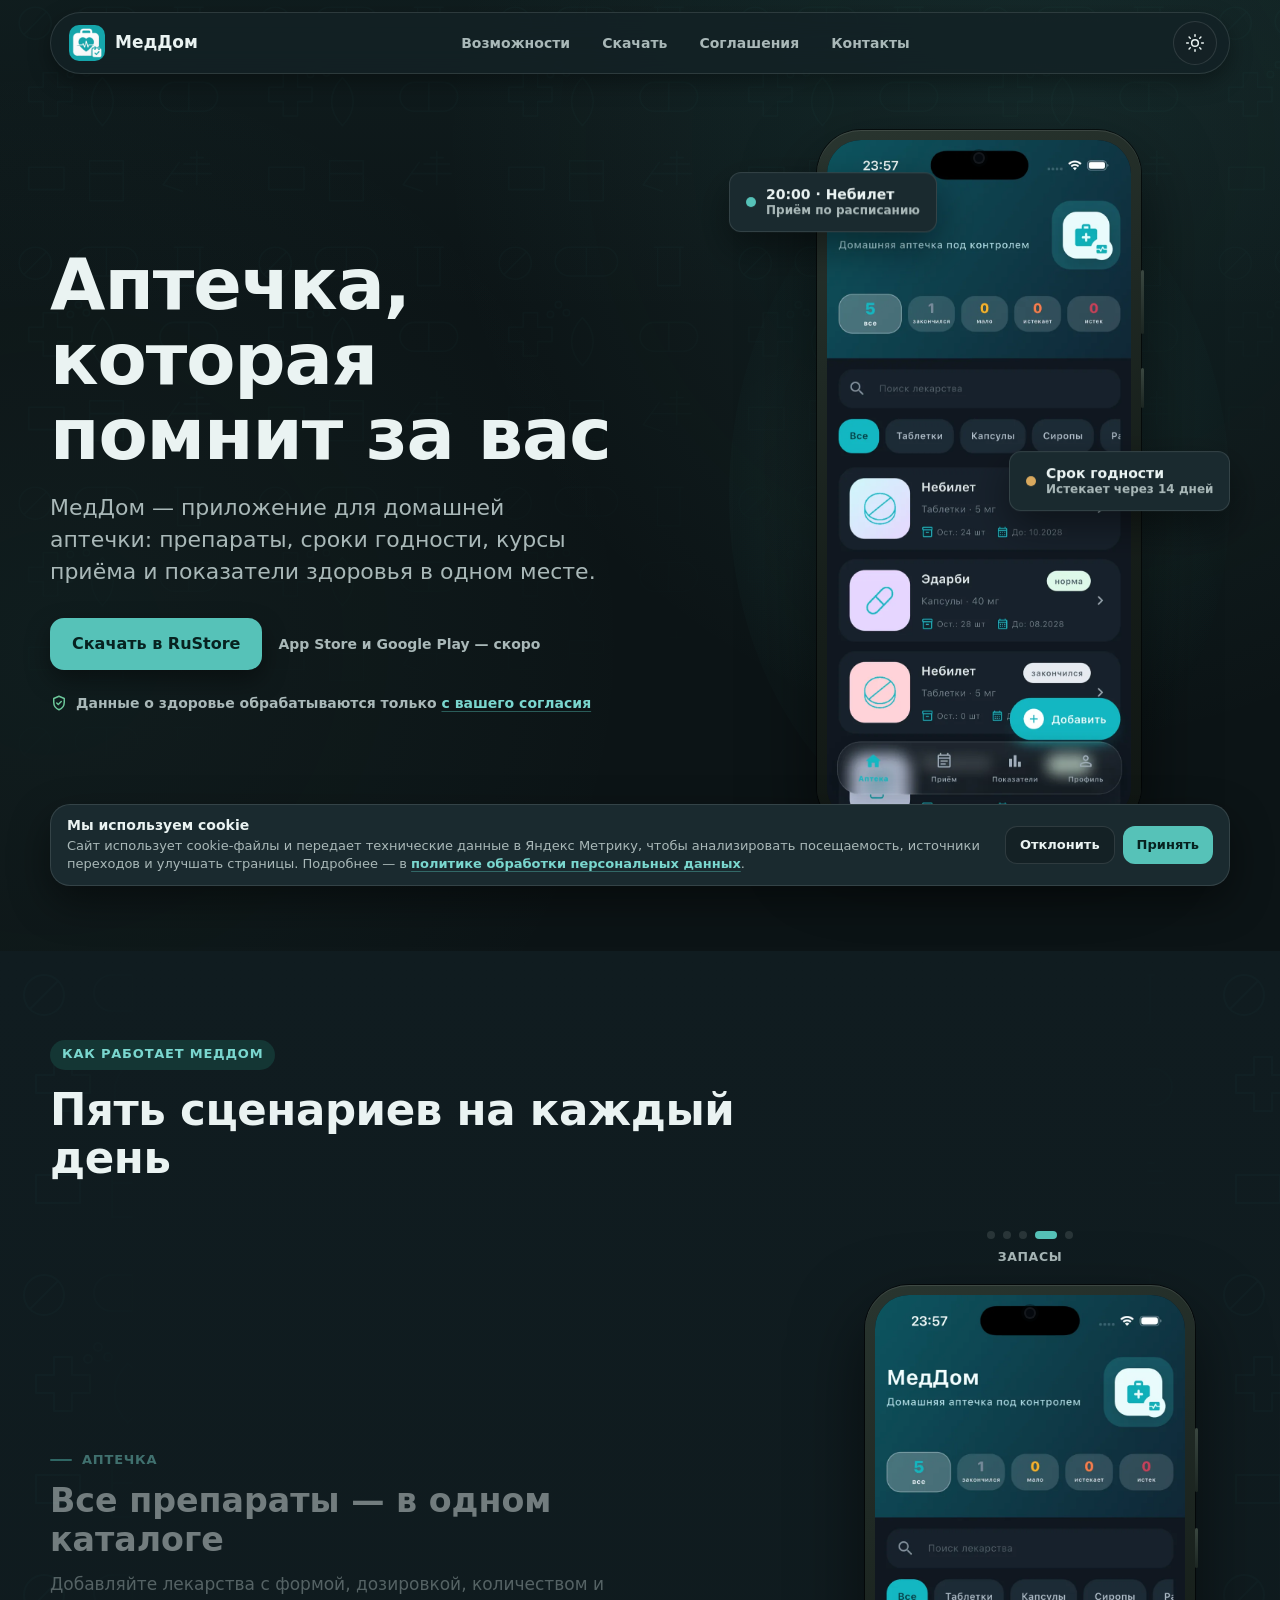
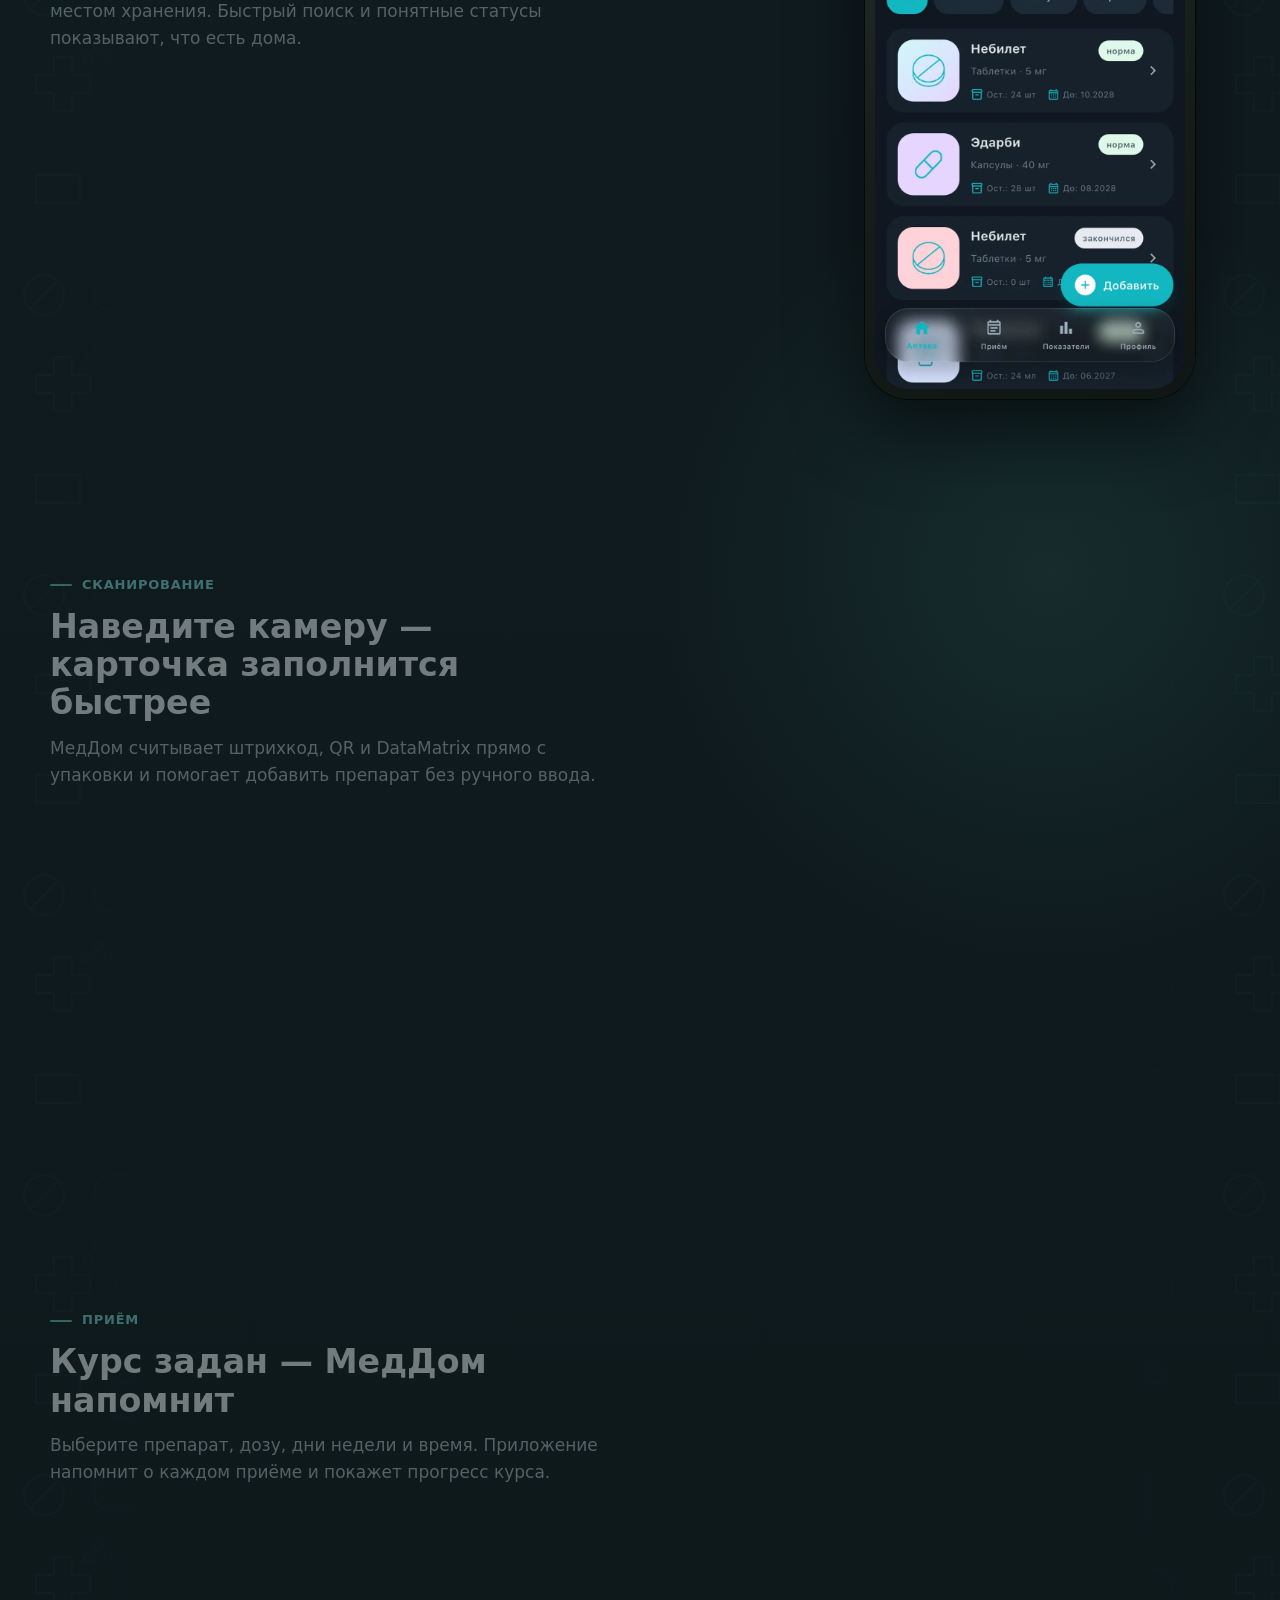
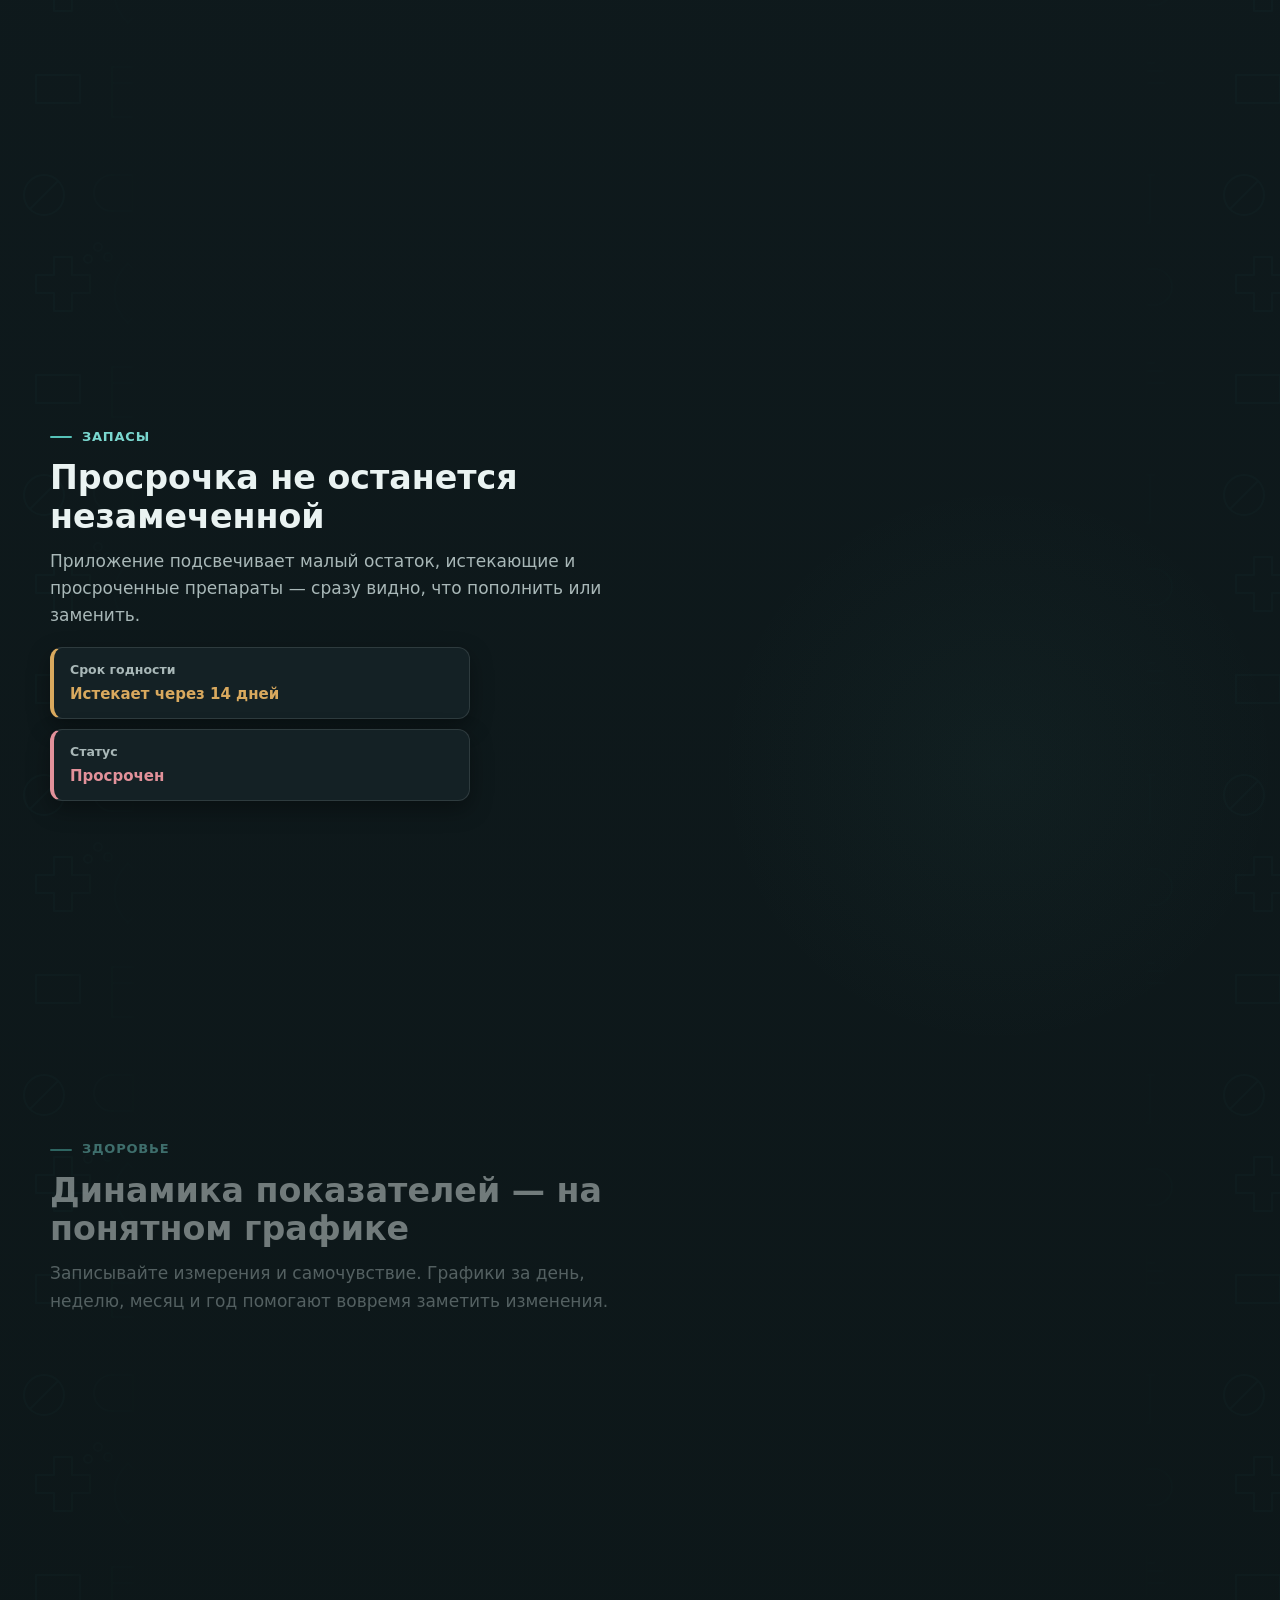
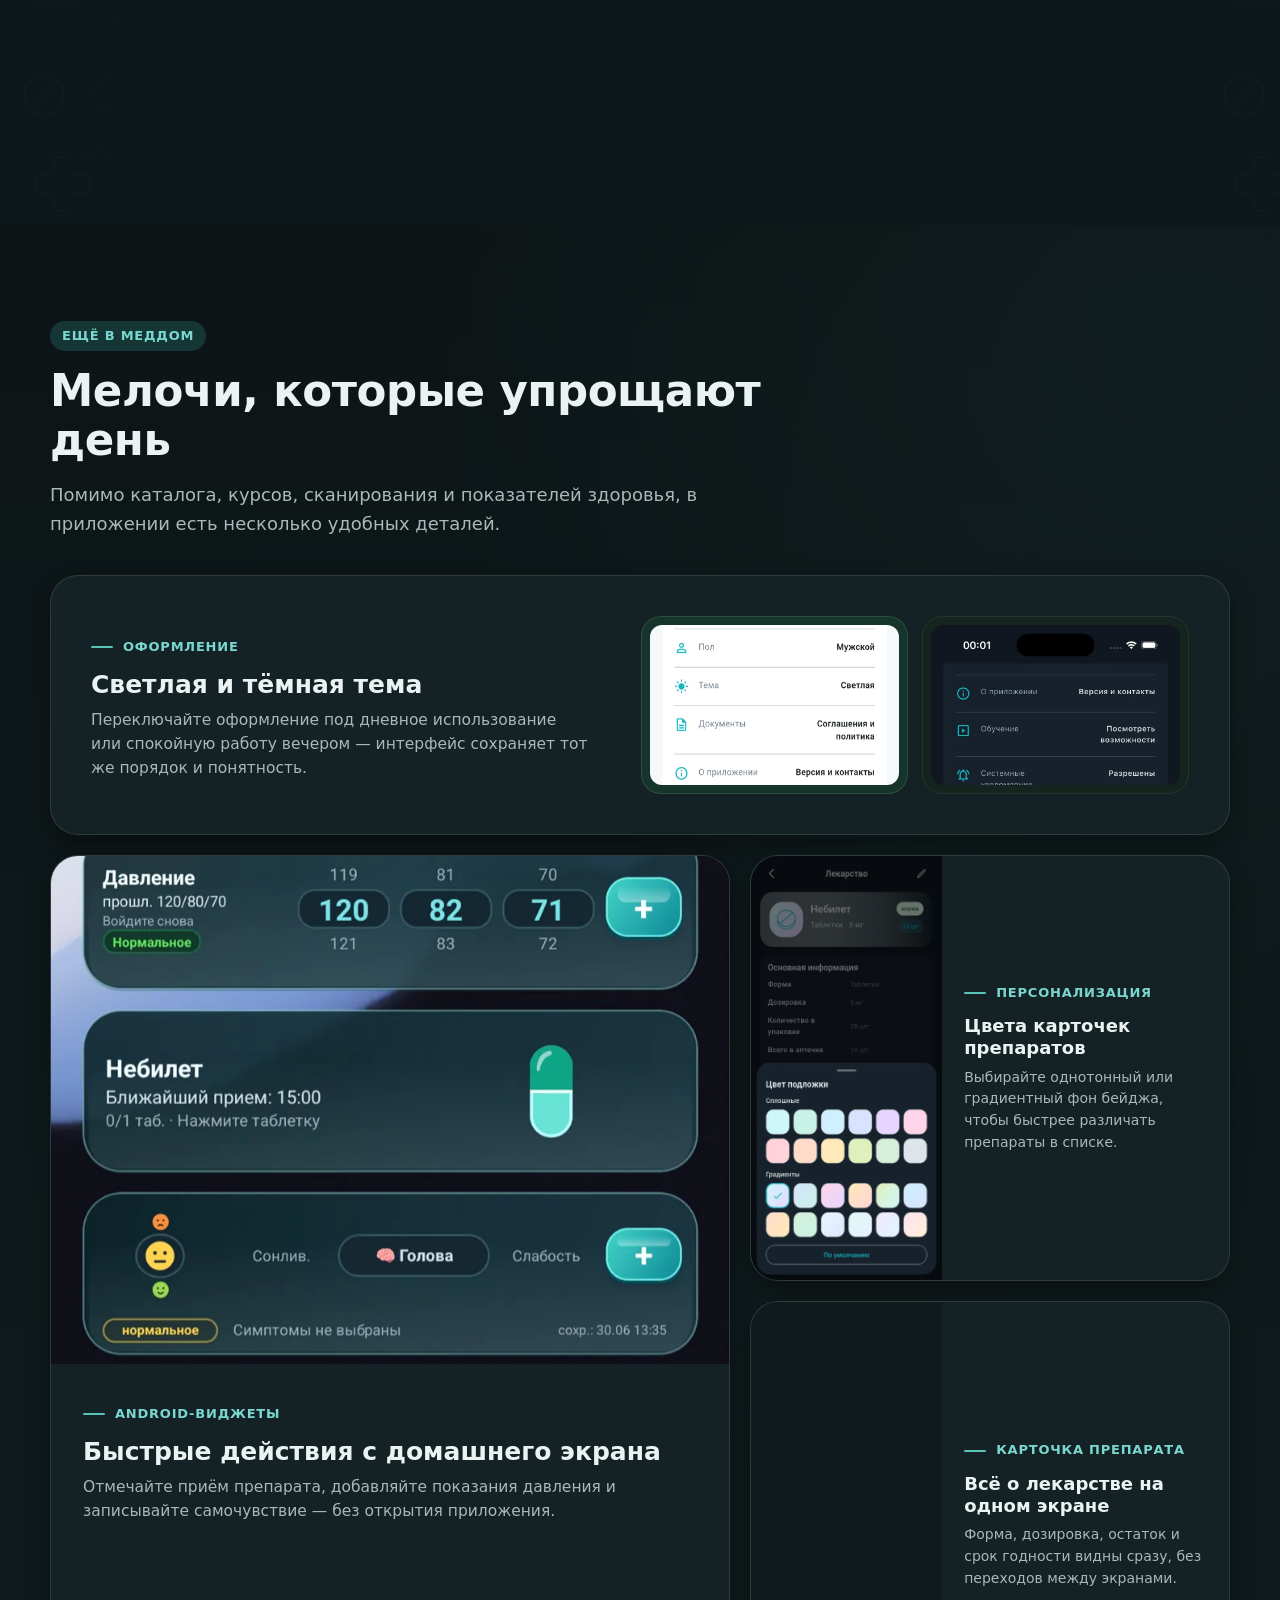
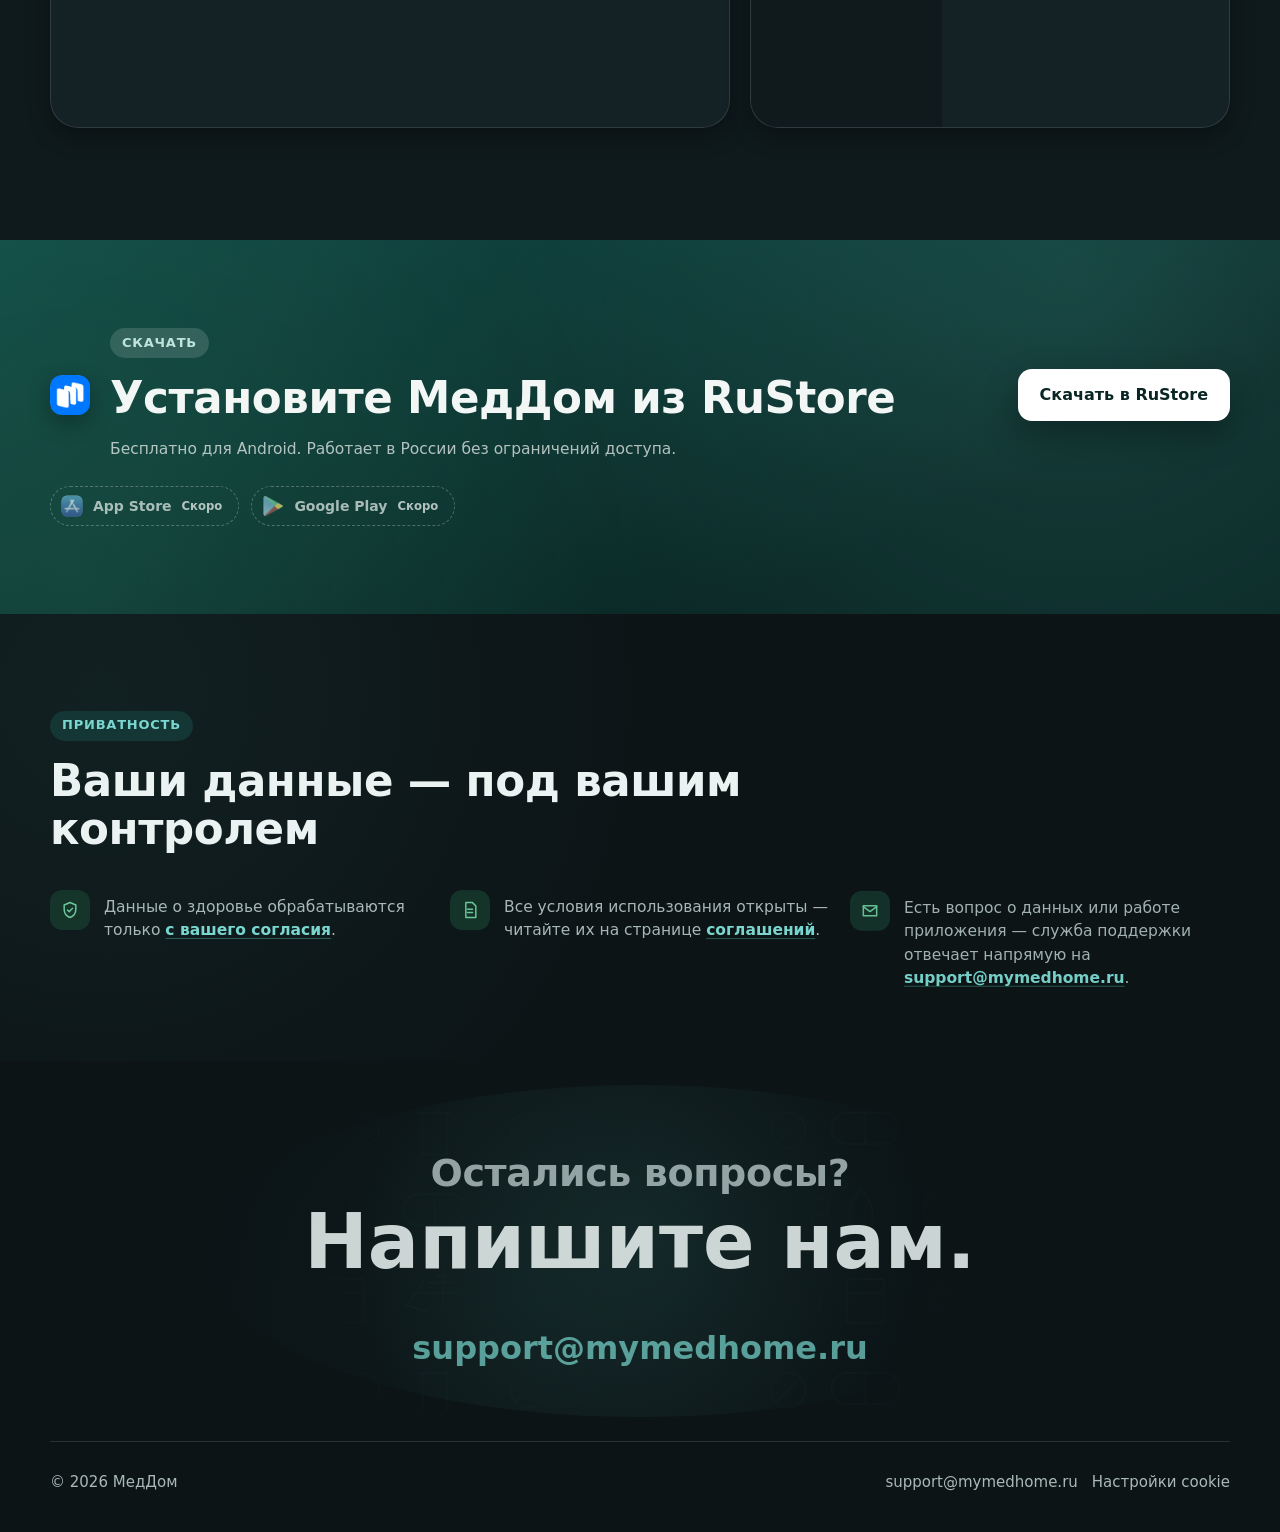
<file: index.html>
<!doctype html>
<html lang="ru">
  <head>
    <meta charset="utf-8" />
    <meta name="viewport" content="width=device-width, initial-scale=1" />
    <meta
      http-equiv="Content-Security-Policy"
      content="default-src 'self'; base-uri 'self'; object-src 'none'; script-src 'self' https://mc.yandex.ru https://mc.yandex.com https://*.yandex.com; style-src 'self' 'unsafe-inline' https://fonts.googleapis.com; font-src 'self' https://fonts.gstatic.com; img-src 'self' data: https://mymedhome.ru https://mc.yandex.ru https://mc.yandex.com https://*.yandex.ru https://*.yandex.net https://*.yandex.com; connect-src 'self' https://mc.yandex.ru https://mc.yandex.com https://*.yandex.ru https://*.yandex.net https://*.yandex.com wss://mc.yandex.ru wss://mc.yandex.com wss://*.yandex.ru wss://*.yandex.net wss://*.yandex.com; form-action 'self'"
    />
    <meta name="referrer" content="strict-origin-when-cross-origin" />
    <meta
      name="description"
      content="МедДом — мобильное приложение для домашней аптечки, курсов приема лекарств, сроков годности и показателей здоровья."
    />
    <title>МедДом — домашняя аптечка под контролем</title>
    <link rel="canonical" href="https://mymedhome.ru/" />
    <link rel="icon" href="assets/app-logo.png" type="image/png" />
    <meta property="og:type" content="website" />
    <meta property="og:locale" content="ru_RU" />
    <meta property="og:site_name" content="МедДом" />
    <meta property="og:title" content="МедДом — домашняя аптечка под контролем" />
    <meta
      property="og:description"
      content="Мобильное приложение для домашней аптечки, курсов приема лекарств, сроков годности и показателей здоровья."
    />
    <meta property="og:url" content="https://mymedhome.ru/" />
    <meta property="og:image" content="https://mymedhome.ru/assets/og-cover.png" />
    <meta property="og:image:width" content="1200" />
    <meta property="og:image:height" content="630" />
    <meta property="og:image:alt" content="МедДом — приложение для домашней аптечки" />
    <meta name="twitter:card" content="summary_large_image" />
    <meta name="twitter:title" content="МедДом — домашняя аптечка под контролем" />
    <meta
      name="twitter:description"
      content="Мобильное приложение для домашней аптечки, курсов приема лекарств, сроков годности и показателей здоровья."
    />
    <meta name="twitter:image" content="https://mymedhome.ru/assets/og-cover.png" />
    <meta name="twitter:image:alt" content="МедДом — приложение для домашней аптечки" />
    <link rel="preconnect" href="https://fonts.googleapis.com" />
    <link rel="preconnect" href="https://fonts.gstatic.com" crossorigin />
    <link
      href="https://fonts.googleapis.com/css2?family=Manrope:wght@400;500;600;700;800&display=swap"
      rel="stylesheet"
    />
    <script src="theme-init.js?v=20260713-0001"></script>
    <link rel="stylesheet" href="styles.css?v=20260713-0003" />
    <link rel="preload" as="image" href="assets/app-home-fresh.webp" type="image/webp" fetchpriority="high" />
    <script type="application/ld+json">
      {
        "@context": "https://schema.org",
        "@type": "MobileApplication",
        "name": "МедДом",
        "description": "Мобильное приложение для домашней аптечки, курсов приема лекарств, сроков годности и показателей здоровья.",
        "url": "https://mymedhome.ru/",
        "applicationCategory": "HealthApplication",
        "operatingSystem": "Android",
        "downloadUrl": "https://www.rustore.ru/catalog/app/ru.izpz.medhome",
        "inLanguage": "ru",
        "isAccessibleForFree": true
      }
    </script>
  </head>
  <body>
    <a class="skip-link" href="#top">Перейти к содержанию</a>
    <header class="site-header" data-header>
      <a class="site-brand" href="#top" aria-label="МедДом — на главную">
        <img src="assets/app-logo.png" alt="" aria-hidden="true" width="192" height="192" />
        <span>МедДом</span>
      </a>
      <button class="theme-toggle" type="button" data-theme-toggle aria-pressed="false" aria-label="Включить тёмную тему">
        <svg class="theme-toggle__icon theme-toggle__icon--moon" viewBox="0 0 24 24" fill="none" stroke="currentColor" stroke-width="1.8" stroke-linecap="round" stroke-linejoin="round" aria-hidden="true">
          <path d="M21 12.8A9 9 0 1 1 11.2 3 7 7 0 0 0 21 12.8z" />
        </svg>
        <svg class="theme-toggle__icon theme-toggle__icon--sun" viewBox="0 0 24 24" fill="none" stroke="currentColor" stroke-width="1.8" stroke-linecap="round" stroke-linejoin="round" aria-hidden="true">
          <circle cx="12" cy="12" r="4" />
          <path d="M12 2v2m0 16v2M4.9 4.9l1.4 1.4m11.4 11.4 1.4 1.4M2 12h2m16 0h2M4.9 19.1l1.4-1.4M17.7 6.3l1.4-1.4" />
        </svg>
      </button>
      <button class="nav-toggle" type="button" aria-controls="primary-nav" aria-expanded="false" aria-label="Открыть меню" data-nav-toggle>
        <span aria-hidden="true"></span>
        <span aria-hidden="true"></span>
        <span aria-hidden="true"></span>
      </button>
      <nav class="nav" id="primary-nav" aria-label="Основная навигация" data-nav>
        <a href="#story">Возможности</a>
        <a href="#download">Скачать</a>
        <a href="agreements.html">Соглашения</a>
        <a href="#contacts">Контакты</a>
      </nav>
    </header>

    <main id="top">
      <section class="hero" id="hero" aria-labelledby="hero-title">
        <div class="hero__copy">
          <h1 id="hero-title">Аптечка, которая помнит за&nbsp;вас</h1>
          <p class="hero__lead">
            МедДом — приложение для домашней аптечки: препараты, сроки годности,
            курсы приёма и показатели здоровья в одном месте.
          </p>
          <div class="hero__actions">
            <a
              class="button button--primary"
              href="https://www.rustore.ru/catalog/app/ru.izpz.medhome"
              target="_blank"
              rel="noopener"
            >Скачать в RuStore</a>
            <span class="hero__stores">App Store и Google Play — скоро</span>
          </div>
          <p class="hero__trust">
            <svg viewBox="0 0 24 24" fill="none" stroke="currentColor" stroke-width="2" stroke-linecap="round" stroke-linejoin="round" aria-hidden="true">
              <path d="M12 3l7 3v5c0 4.6-3 8.4-7 10-4-1.6-7-5.4-7-10V6l7-3z" />
              <path d="M9 12l2 2 4-4" />
            </svg>
            <span>
              Данные о здоровье обрабатываются только
              <a href="agreements.html#health-data-consent">с вашего согласия</a>
            </span>
          </p>
        </div>
        <div class="hero__visual">
          <figure class="phone-android">
            <span class="phone-android__button phone-android__button--volume" aria-hidden="true"></span>
            <span class="phone-android__button phone-android__button--power" aria-hidden="true"></span>
            <picture>
              <source srcset="assets/app-home-fresh.webp" type="image/webp" />
              <img
                class="phone-android__screen"
                src="assets/app-home-fresh.png"
                width="840"
                height="1826"
                alt="Экран приложения МедДом: каталог домашней аптечки со статусами препаратов"
                fetchpriority="high"
                decoding="async"
              />
            </picture>
          </figure>
          <div class="float-card float-card--reminder">
            <span class="float-card__dot" aria-hidden="true"></span>
            <span>20:00 · Небилет<small>Приём по расписанию</small></span>
          </div>
          <div class="float-card float-card--expiry">
            <span class="float-card__dot" aria-hidden="true"></span>
            <span>Срок годности<small>Истекает через 14 дней</small></span>
          </div>
          <div class="float-card float-card--stock">
            <span class="float-card__dot" aria-hidden="true"></span>
            <span>Осталось 3 шт<small>Запас заканчивается</small></span>
          </div>
        </div>
      </section>

      <section class="story" id="story" aria-labelledby="story-title">
        <header class="story__head">
          <p class="eyebrow">Как работает МедДом</p>
          <h2 id="story-title">Пять сценариев на каждый день</h2>
        </header>
        <div class="story__layout">
          <ol class="story__scenes">
            <li class="scene" data-scene="0">
              <p class="scene__eyebrow">Аптечка</p>
              <h3>Все препараты — в одном каталоге</h3>
              <p class="scene__text">
                Добавляйте лекарства с формой, дозировкой, количеством и местом
                хранения. Быстрый поиск и понятные статусы показывают, что есть дома.
              </p>
              <div class="scene__screen">
                <picture>
                  <source srcset="assets/app-home-fresh.webp" type="image/webp" />
                  <img
                    src="assets/app-home-fresh.png"
                    width="840"
                    height="1826"
                    alt="Экран каталога: список препаратов со статусами остатков и сроков"
                    loading="lazy"
                    decoding="async"
                  />
                </picture>
              </div>
              <div class="scene__card drug-card">
                <span class="drug-card__badge" aria-hidden="true">
                  <svg viewBox="0 0 24 24" fill="none" stroke="currentColor" stroke-width="1.8" stroke-linecap="round">
                    <circle cx="12" cy="12" r="8" />
                    <path d="M6.6 14.6l10.8-5.2" />
                  </svg>
                </span>
                <span class="drug-card__info">
                  <strong>Небилет</strong>
                  <small>Таблетки · 5 мг</small>
                </span>
                <span class="drug-card__meta">
                  <span class="status-chip status-chip--ok">Норма</span>
                  <small>Остаток · 24 шт</small>
                </span>
              </div>
            </li>
            <li class="scene" data-scene="1">
              <p class="scene__eyebrow">Сканирование</p>
              <h3>Наведите камеру — карточка заполнится быстрее</h3>
              <p class="scene__text">
                МедДом считывает штрихкод, QR и DataMatrix прямо с упаковки
                и помогает добавить препарат без ручного ввода.
              </p>
              <div class="scene__screen">
                <img
                  src="assets/app-scan.svg"
                  width="708"
                  height="1536"
                  alt="Экран сканирования: рамка камеры наведена на штрихкод упаковки"
                  loading="lazy"
                  decoding="async"
                />
              </div>
              <div class="scene__card scan-card">
                <span class="scan-card__frame" aria-hidden="true">
                  <svg class="scan-card__code" viewBox="0 0 72 34">
                    <g fill="currentColor">
                      <rect x="2" y="4" width="3" height="26" /><rect x="8" y="4" width="1.6" height="26" />
                      <rect x="13" y="4" width="4.4" height="26" /><rect x="20" y="4" width="1.6" height="26" />
                      <rect x="25" y="4" width="2.6" height="26" /><rect x="31" y="4" width="1.4" height="26" />
                      <rect x="35" y="4" width="4.6" height="26" /><rect x="43" y="4" width="2" height="26" />
                      <rect x="48" y="4" width="1.4" height="26" /><rect x="52" y="4" width="3.4" height="26" />
                      <rect x="58" y="4" width="1.6" height="26" /><rect x="62" y="4" width="4" height="26" />
                      <rect x="68.4" y="4" width="1.8" height="26" />
                    </g>
                  </svg>
                  <i class="scan-card__line"></i>
                </span>
                <span class="scan-card__info">
                  <strong>Код распознан</strong>
                  <small>DataMatrix · Штрихкод · QR</small>
                </span>
              </div>
            </li>
            <li class="scene" data-scene="2">
              <p class="scene__eyebrow">Приём</p>
              <h3>Курс задан — МедДом напомнит</h3>
              <p class="scene__text">
                Выберите препарат, дозу, дни недели и время. Приложение напомнит
                о каждом приёме и покажет прогресс курса.
              </p>
              <div class="scene__screen">
                <picture>
                  <source srcset="assets/app-course-fresh.webp" type="image/webp" />
                  <img
                    src="assets/app-course-fresh.png"
                    width="840"
                    height="1826"
                    alt="Экран курса приёма: расписание с дозой, днями недели и временем"
                    loading="lazy"
                    decoding="async"
                  />
                </picture>
              </div>
              <div class="scene__card course-card">
                <div class="notify-card">
                  <span class="notify-card__icon" aria-hidden="true">
                    <svg viewBox="0 0 24 24" fill="none" stroke="currentColor" stroke-width="1.8" stroke-linecap="round" stroke-linejoin="round">
                      <path d="M18 9a6 6 0 1 0-12 0c0 5-2 6-2 6h16s-2-1-2-6" />
                      <path d="M10.3 19a2 2 0 0 0 3.4 0" />
                    </svg>
                  </span>
                  <span class="notify-card__text">
                    <strong>20:00 · Небилет</strong>
                    <small>Приём по расписанию</small>
                  </span>
                </div>
                <div class="course-progress">
                  <span class="course-progress__label">
                    <small>Прогресс курса</small>
                    <strong>День 5 из 14</strong>
                  </span>
                  <span class="course-progress__bar" aria-hidden="true"><i class="course-progress__fill"></i></span>
                </div>
              </div>
            </li>
            <li class="scene" data-scene="3">
              <p class="scene__eyebrow">Запасы</p>
              <h3>Просрочка не останется незамеченной</h3>
              <p class="scene__text">
                Приложение подсвечивает малый остаток, истекающие и просроченные
                препараты — сразу видно, что пополнить или заменить.
              </p>
              <div class="scene__screen">
                <picture>
                  <source srcset="assets/app-expiry-fresh.webp" type="image/webp" />
                  <img
                    src="assets/app-expiry-fresh.png"
                    width="840"
                    height="1866"
                    alt="Экран запасов: препараты с истекающим сроком годности и малым остатком"
                    loading="lazy"
                    decoding="async"
                  />
                </picture>
              </div>
              <div class="scene__card stock-cards">
                <div class="stock-card stock-card--amber">
                  <small>Срок годности</small>
                  <strong>Истекает через 14 дней</strong>
                </div>
                <div class="stock-card stock-card--coral">
                  <small>Статус</small>
                  <strong>Просрочен</strong>
                </div>
              </div>
            </li>
            <li class="scene" data-scene="4">
              <p class="scene__eyebrow">Здоровье</p>
              <h3>Динамика показателей — на понятном графике</h3>
              <p class="scene__text">
                Записывайте измерения и самочувствие. Графики за день, неделю,
                месяц и год помогают вовремя заметить изменения.
              </p>
              <div class="scene__screen">
                <picture>
                  <source srcset="assets/app-health-fresh.webp" type="image/webp" />
                  <img
                    src="assets/app-health-fresh.png"
                    width="840"
                    height="1826"
                    alt="Экран показателей здоровья: график давления и пульса за период"
                    loading="lazy"
                    decoding="async"
                  />
                </picture>
              </div>
              <div class="scene__card chart-card">
                <div class="chart-card__head">
                  <strong>Давление</strong>
                  <small>Неделя</small>
                </div>
                <svg
                  class="health-chart"
                  viewBox="0 0 300 130"
                  role="img"
                  aria-label="График давления за неделю: последняя точка — 120 на 80"
                  data-health-chart
                >
                  <path class="health-chart__grid" d="M4 104 H296 M4 64 H296 M4 24 H296" />
                  <path
                    class="health-chart__line"
                    d="M10 94 C 36 88, 52 68, 80 72 S 124 94, 152 80 S 208 46, 236 54 S 274 60, 290 48"
                    data-chart-line
                  />
                  <g class="health-chart__dots" data-chart-dots>
                    <circle cx="10" cy="94" r="4" />
                    <circle cx="80" cy="72" r="4" />
                    <circle cx="152" cy="80" r="4" />
                    <circle cx="236" cy="54" r="4" />
                    <circle class="is-final" cx="290" cy="48" r="5" />
                  </g>
                  <g class="health-chart__label" data-chart-label>
                    <rect x="226" y="10" width="56" height="24" rx="9" />
                    <text x="254" y="26">120/80</text>
                  </g>
                </svg>
              </div>
            </li>
          </ol>
          <div class="story__phone" aria-hidden="true">
            <div class="story__sticky">
              <div class="story__rail" data-story-rail>
                <span class="story__dots">
                  <span class="story__dot is-active"></span>
                  <span class="story__dot"></span>
                  <span class="story__dot"></span>
                  <span class="story__dot"></span>
                  <span class="story__dot"></span>
                </span>
                <span class="story__rail-caption" data-story-caption>Аптечка</span>
              </div>
              <figure class="phone-android phone-android--story">
                <span class="phone-android__button phone-android__button--volume" aria-hidden="true"></span>
                <span class="phone-android__button phone-android__button--power" aria-hidden="true"></span>
                <div class="phone-android__stack" data-story-screens>
                  <picture class="phone-android__layer">
                    <source srcset="assets/app-home-fresh.webp" type="image/webp" />
                    <img src="assets/app-home-fresh.png" width="840" height="1826" alt="" loading="lazy" decoding="async" />
                  </picture>
                  <picture class="phone-android__layer">
                    <img src="assets/app-scan.svg" width="708" height="1536" alt="" loading="lazy" decoding="async" />
                  </picture>
                  <picture class="phone-android__layer">
                    <source srcset="assets/app-course-fresh.webp" type="image/webp" />
                    <img src="assets/app-course-fresh.png" width="840" height="1826" alt="" loading="lazy" decoding="async" />
                  </picture>
                  <picture class="phone-android__layer">
                    <source srcset="assets/app-expiry-fresh.webp" type="image/webp" />
                    <img src="assets/app-expiry-fresh.png" width="840" height="1866" alt="" loading="lazy" decoding="async" />
                  </picture>
                  <picture class="phone-android__layer">
                    <source srcset="assets/app-health-fresh.webp" type="image/webp" />
                    <img src="assets/app-health-fresh.png" width="840" height="1826" alt="" loading="lazy" decoding="async" />
                  </picture>
                </div>
              </figure>
            </div>
          </div>
        </div>
      </section>

      <section class="extras" id="extras" aria-labelledby="extras-title">
        <div class="section__intro">
          <p class="eyebrow">Ещё в МедДом</p>
          <h2 id="extras-title">Мелочи, которые упрощают день</h2>
          <p>
            Помимо каталога, курсов, сканирования и показателей здоровья,
            в приложении есть несколько удобных деталей.
          </p>
        </div>
        <div class="extras__grid">
          <article class="extra extra--wide reveal">
            <div class="extra__copy">
              <p class="scene__eyebrow">Оформление</p>
              <h3>Светлая и тёмная тема</h3>
              <p class="extra__text">
                Переключайте оформление под дневное использование или спокойную
                работу вечером — интерфейс сохраняет тот же порядок и понятность.
              </p>
            </div>
            <div class="extra__duo">
              <picture class="screen-tile screen-tile--light">
                <source srcset="assets/app-theme-light.webp" type="image/webp" />
                <img
                  src="assets/app-theme-light.png"
                  width="840"
                  height="1866"
                  alt="Профиль приложения со светлой темой оформления"
                  loading="lazy"
                  decoding="async"
                />
              </picture>
              <picture class="screen-tile screen-tile--dark">
                <source srcset="assets/app-theme-dark.webp" type="image/webp" />
                <img
                  src="assets/app-theme-dark.png"
                  width="840"
                  height="1826"
                  alt="Профиль приложения с тёмной темой оформления"
                  loading="lazy"
                  decoding="async"
                />
              </picture>
            </div>
          </article>

          <article class="extra extra--large reveal">
            <picture class="screen-tile screen-tile--large">
              <source srcset="assets/app-android-widgets-fresh.webp" type="image/webp" />
              <img
                src="assets/app-android-widgets-fresh.png"
                width="840"
                height="1866"
                alt="Android-виджеты МедДом на домашнем экране телефона"
                loading="lazy"
                decoding="async"
              />
            </picture>
            <div class="extra__copy">
              <p class="scene__eyebrow">Android-виджеты</p>
              <h3>Быстрые действия с домашнего экрана</h3>
              <p class="extra__text">
                Отмечайте приём препарата, добавляйте показания давления и
                записывайте самочувствие — без открытия приложения.
              </p>
            </div>
          </article>

          <div class="extra__compact-stack">
            <article class="extra extra--compact reveal">
              <picture class="screen-tile screen-tile--compact">
                <source srcset="assets/app-badge-colors.webp" type="image/webp" />
                <img
                  src="assets/app-badge-colors.png"
                  width="840"
                  height="1866"
                  alt="Выбор цвета фона бейджа препарата: однотонные и градиентные варианты"
                  loading="lazy"
                  decoding="async"
                />
              </picture>
              <div class="extra__copy">
                <p class="scene__eyebrow">Персонализация</p>
                <h3>Цвета карточек препаратов</h3>
                <p class="extra__text">
                  Выбирайте однотонный или градиентный фон бейджа, чтобы быстрее
                  различать препараты в списке.
                </p>
              </div>
            </article>

            <article class="extra extra--compact reveal">
              <picture class="screen-tile screen-tile--compact">
                <source srcset="assets/app-drug-detail-fresh.webp" type="image/webp" />
                <img
                  src="assets/app-drug-detail-fresh.png"
                  width="840"
                  height="1866"
                  alt="Карточка препарата с формой, дозировкой, остатком и сроком годности"
                  loading="lazy"
                  decoding="async"
                />
              </picture>
              <div class="extra__copy">
                <p class="scene__eyebrow">Карточка препарата</p>
                <h3>Всё о лекарстве на одном экране</h3>
                <p class="extra__text">
                  Форма, дозировка, остаток и срок годности видны сразу,
                  без переходов между экранами.
                </p>
              </div>
            </article>
          </div>
        </div>
      </section>

      <section class="download" id="download" aria-labelledby="download-title">
        <div class="download__primary reveal">
          <img class="download__logo" src="assets/store-rustore.png" alt="" width="40" height="40" />
          <div class="download__primary-copy">
            <p class="eyebrow">Скачать</p>
            <h2 id="download-title">Установите МедДом из RuStore</h2>
            <p>Бесплатно для Android. Работает в России без ограничений доступа.</p>
          </div>
          <a
            class="button button--primary download__cta"
            target="_blank"
            rel="noopener"
            href="https://www.rustore.ru/catalog/app/ru.izpz.medhome"
          >Скачать в RuStore</a>
        </div>
        <ul class="download__soon reveal">
          <li class="download__soon-item">
            <img src="assets/store-appstore.png" alt="" width="22" height="22" />
            <span>App Store</span>
            <small>Скоро</small>
          </li>
          <li class="download__soon-item">
            <img src="assets/store-googleplay.png" alt="" width="22" height="22" />
            <span>Google Play</span>
            <small>Скоро</small>
          </li>
        </ul>
      </section>

      <section class="trust" id="trust" aria-labelledby="trust-title">
        <div class="section__intro reveal">
          <p class="eyebrow">Приватность</p>
          <h2 id="trust-title">Ваши данные — под вашим контролем</h2>
        </div>
        <ul class="trust__list">
          <li class="trust__item reveal">
            <span class="trust__icon" aria-hidden="true">
              <svg viewBox="0 0 24 24" fill="none" stroke="currentColor" stroke-width="1.8" stroke-linecap="round" stroke-linejoin="round">
                <path d="M12 3l7 3v5c0 4.6-3 8.4-7 10-4-1.6-7-5.4-7-10V6l7-3z" />
                <path d="M9 12l2 2 4-4" />
              </svg>
            </span>
            <p>
              Данные о здоровье обрабатываются только
              <a href="agreements.html#health-data-consent">с вашего согласия</a>.
            </p>
          </li>
          <li class="trust__item reveal">
            <span class="trust__icon" aria-hidden="true">
              <svg viewBox="0 0 24 24" fill="none" stroke="currentColor" stroke-width="1.8" stroke-linecap="round" stroke-linejoin="round">
                <path d="M7 3h8l4 4v14H7z" />
                <path d="M9 11h6M9 15h6" />
              </svg>
            </span>
            <p>
              Все условия использования открыты — читайте их
              на странице <a href="agreements.html">соглашений</a>.
            </p>
          </li>
          <li class="trust__item reveal">
            <span class="trust__icon" aria-hidden="true">
              <svg viewBox="0 0 24 24" fill="none" stroke="currentColor" stroke-width="1.8" stroke-linecap="round" stroke-linejoin="round">
                <path d="M4 6h16v12H4z" />
                <path d="m4 7 8 6 8-6" />
              </svg>
            </span>
            <p>
              Есть вопрос о данных или работе приложения — служба поддержки
              отвечает напрямую на <a href="mailto:support@mymedhome.ru">support@mymedhome.ru</a>.
            </p>
          </li>
        </ul>
      </section>

      <section class="contacts" id="contacts" aria-labelledby="contacts-title">
        <div class="reveal">
          <h2 id="contacts-title">Остались вопросы?</h2>
          <p>Напишите нам.</p>
        </div>
        <div class="contact-panel reveal">
          <a class="contact-mail" href="mailto:support@mymedhome.ru">support@mymedhome.ru</a>
        </div>
      </section>
    </main>

    <footer class="site-footer">
      <span>© 2026 МедДом</span>
      <div class="site-footer__links">
        <a href="mailto:support@mymedhome.ru">support@mymedhome.ru</a>
        <button class="site-footer__button" type="button" data-cookie-settings>Настройки cookie</button>
      </div>
    </footer>

    <section class="cookie-consent" data-cookie-consent hidden aria-label="Уведомление о cookie">
      <div class="cookie-consent__content">
        <strong>Мы используем cookie</strong>
        <p>
          Сайт использует cookie-файлы и передает технические данные в Яндекс Метрику, чтобы
          анализировать посещаемость, источники переходов и улучшать страницы. Подробнее — в
          <a href="agreements.html#privacy-policy">политике обработки персональных данных</a>.
        </p>
      </div>
      <div class="cookie-consent__actions">
        <button class="cookie-consent__button cookie-consent__button--ghost" type="button" data-cookie-decline>Отклонить</button>
        <button class="cookie-consent__button" type="button" data-cookie-accept>Принять</button>
      </div>
    </section>

    <script src="script.js?v=20260713-0003"></script>
    <script src="vendor/gsap.min.js" defer></script>
    <script src="vendor/ScrollTrigger.min.js" defer></script>
    <script src="animations.js?v=20260713-0004" defer></script>
  </body>
</html>
</file>
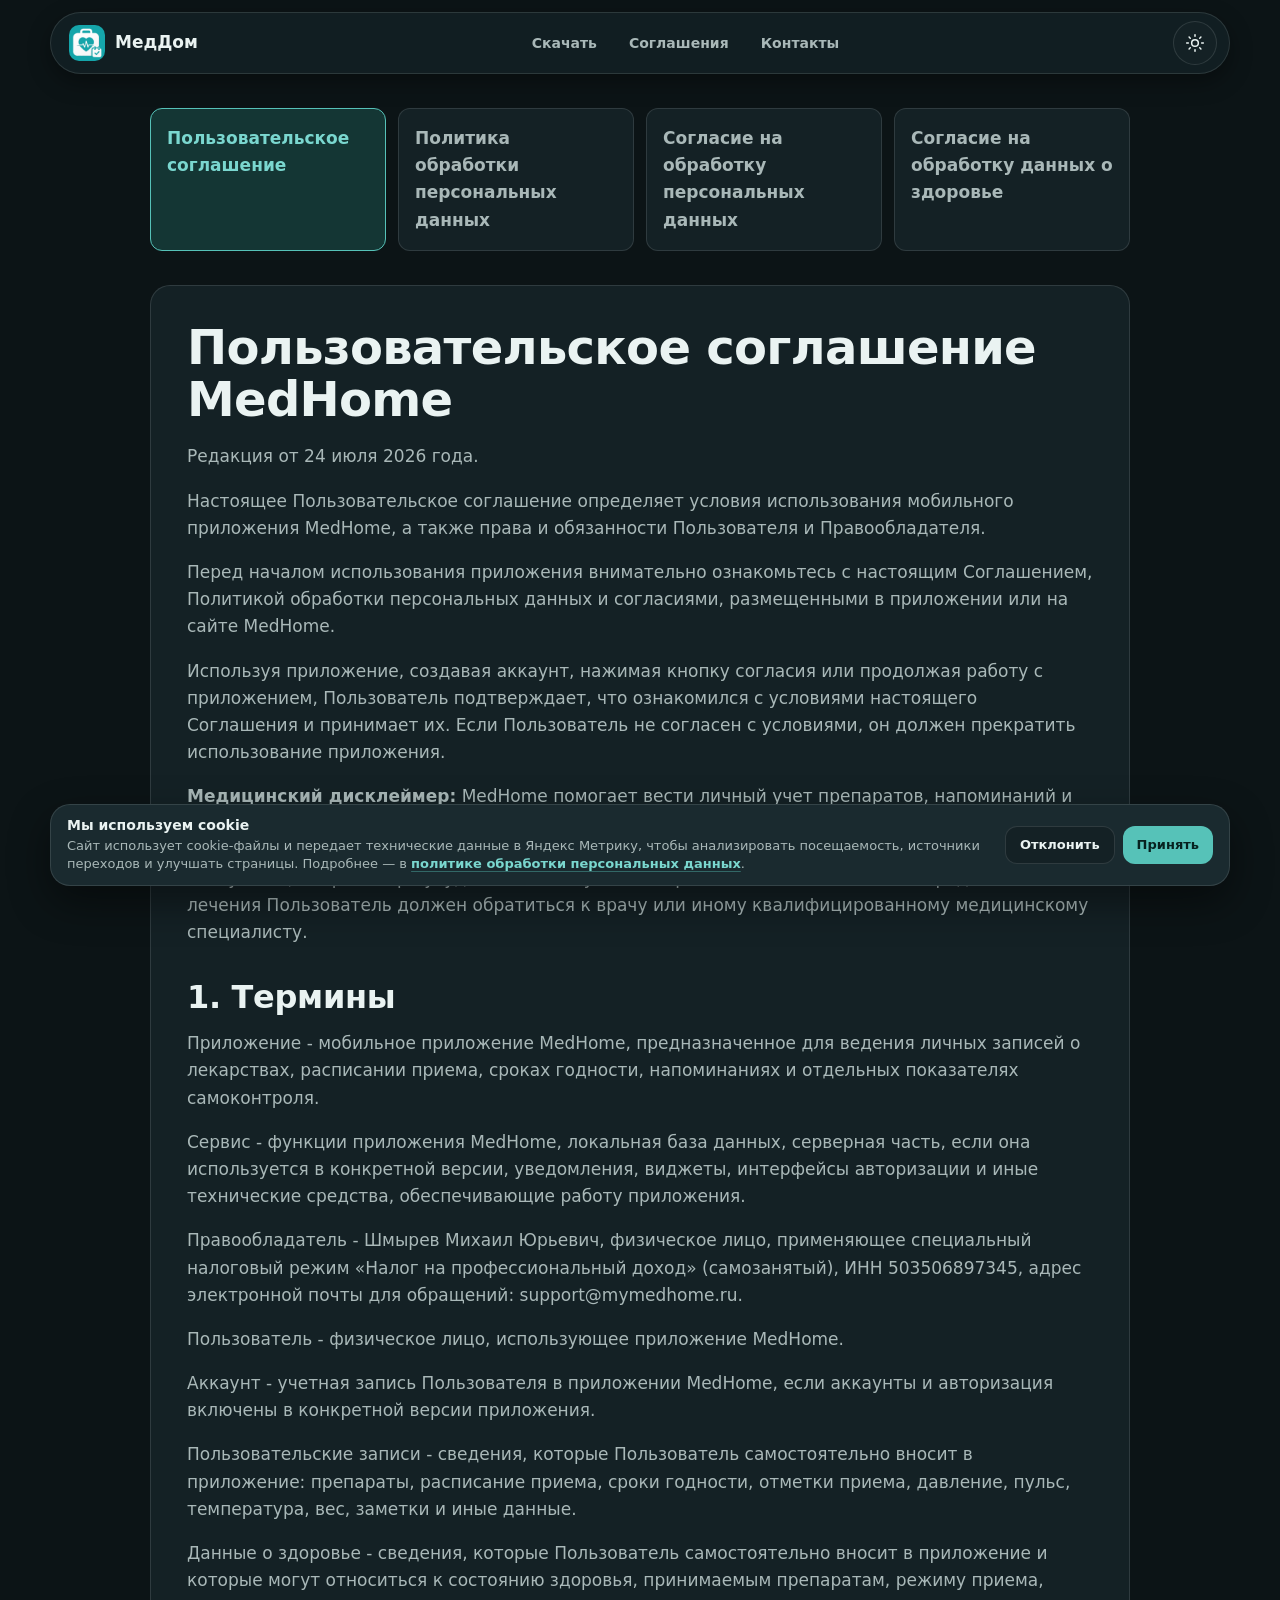
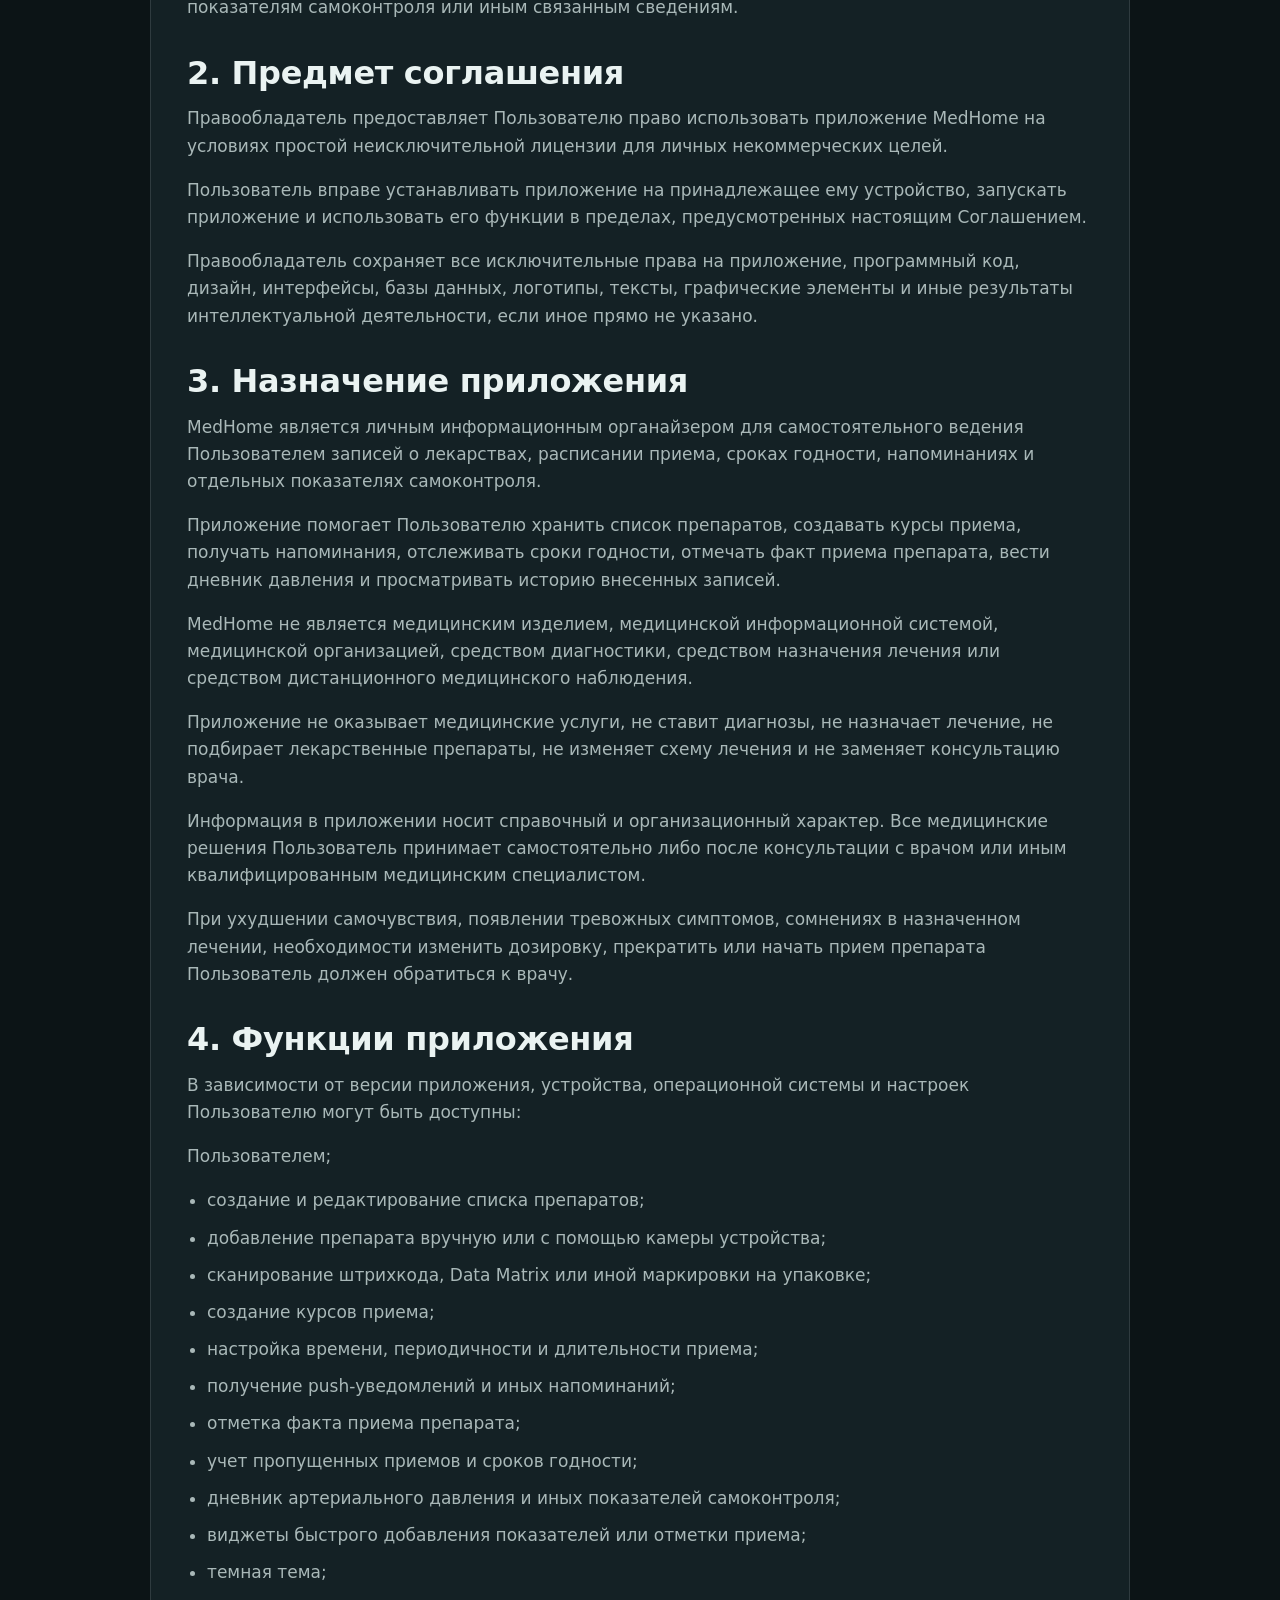
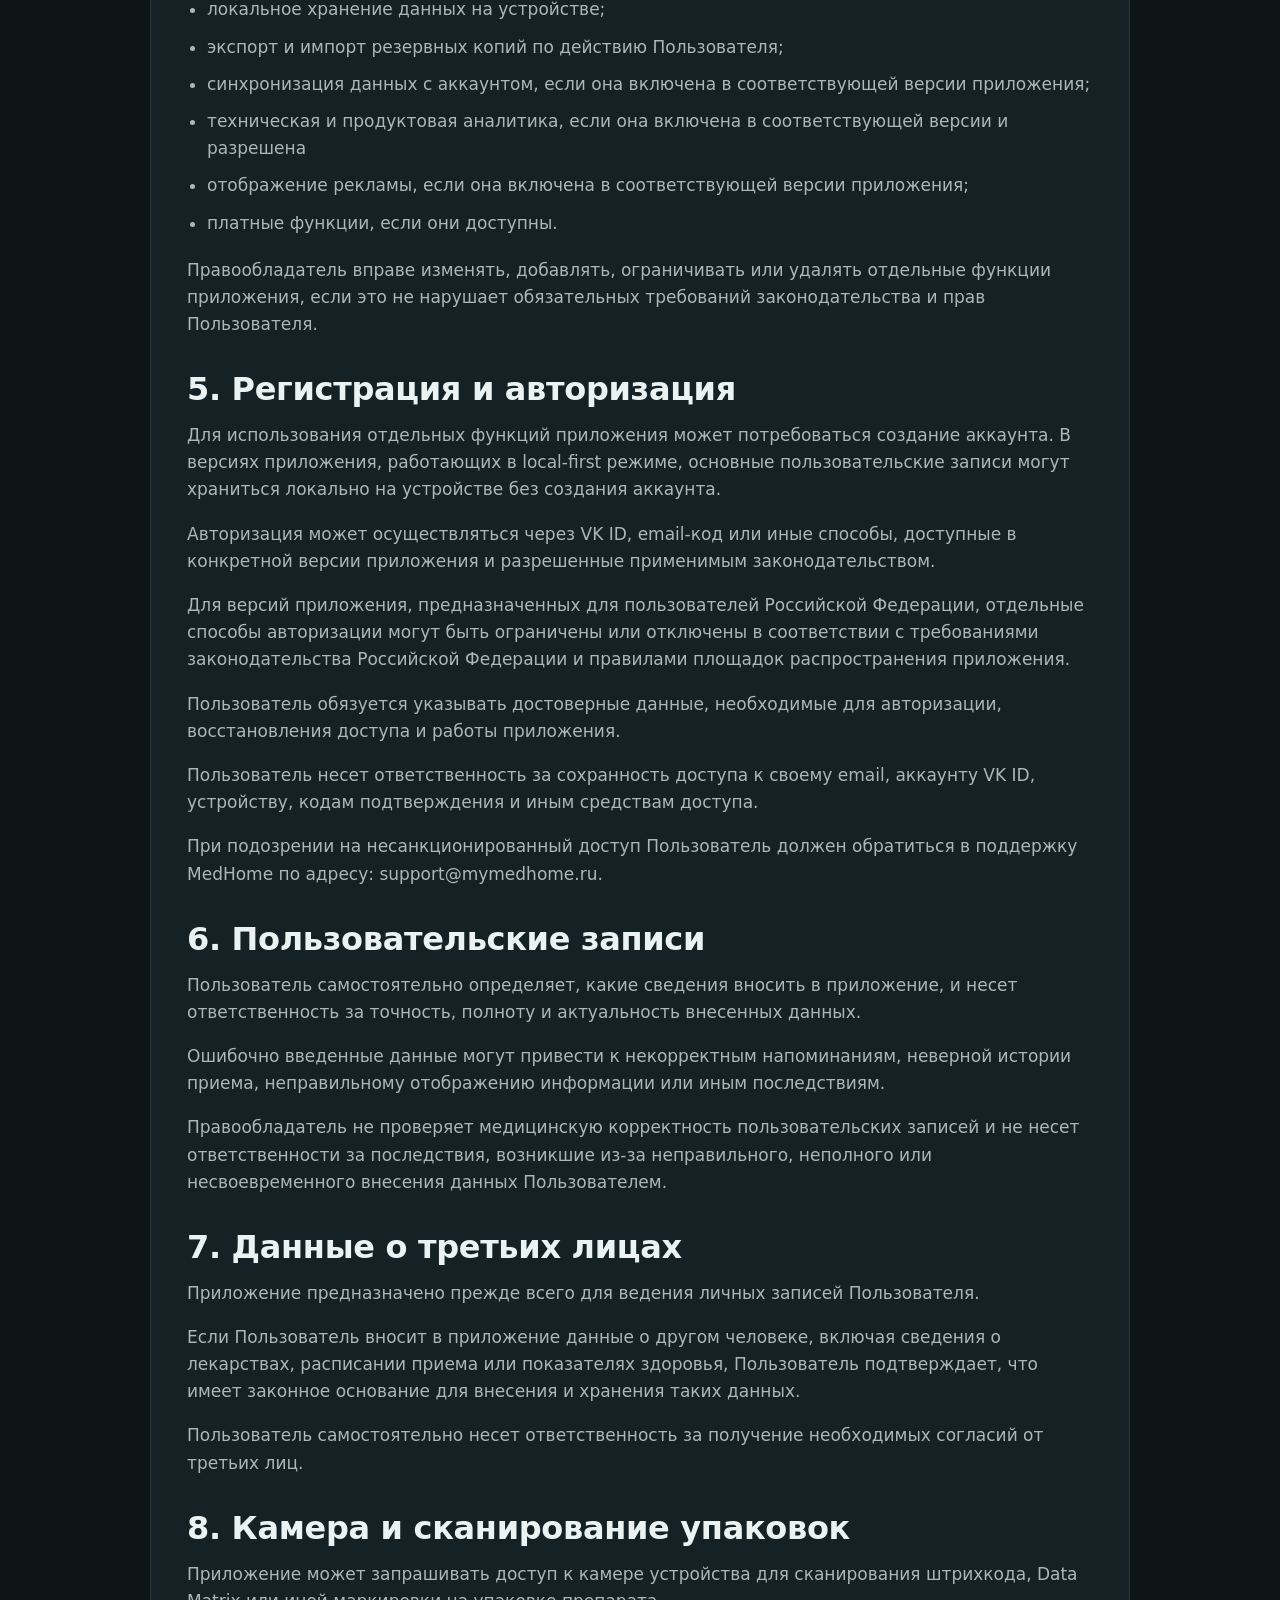
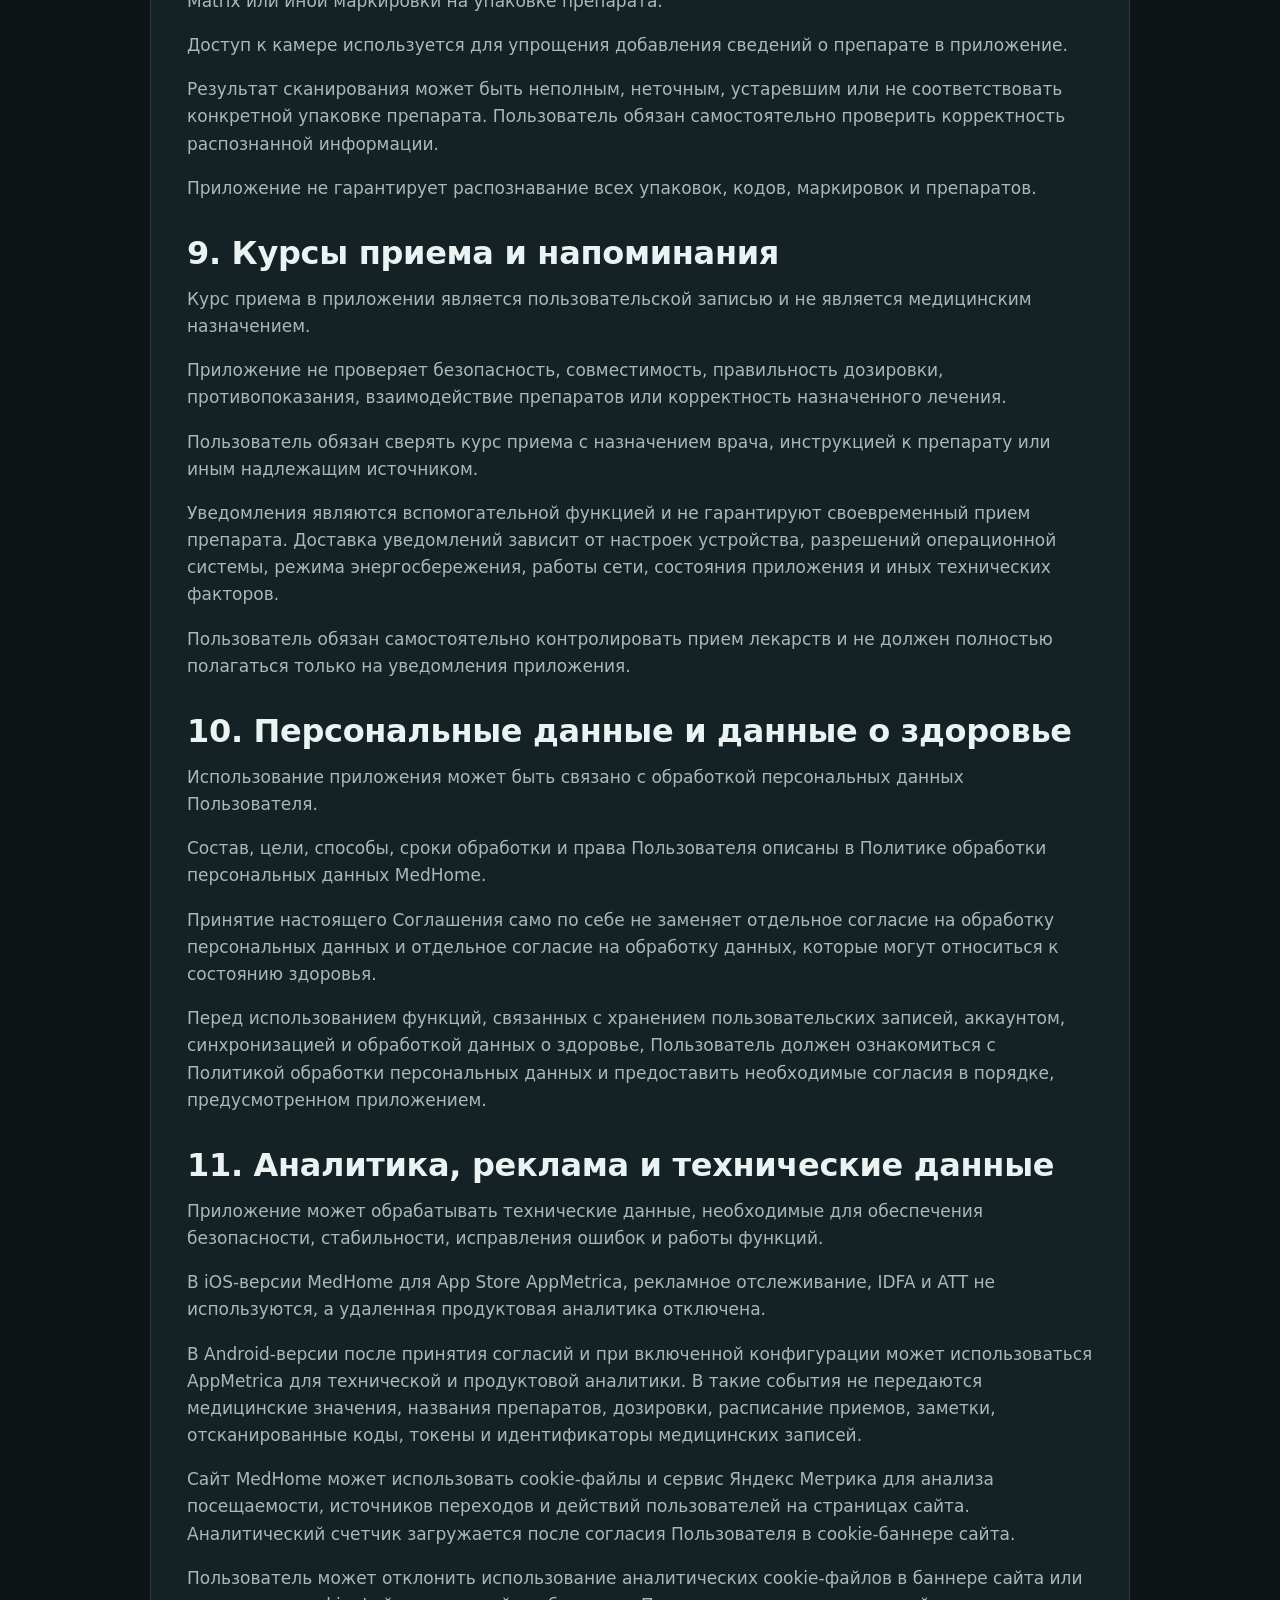
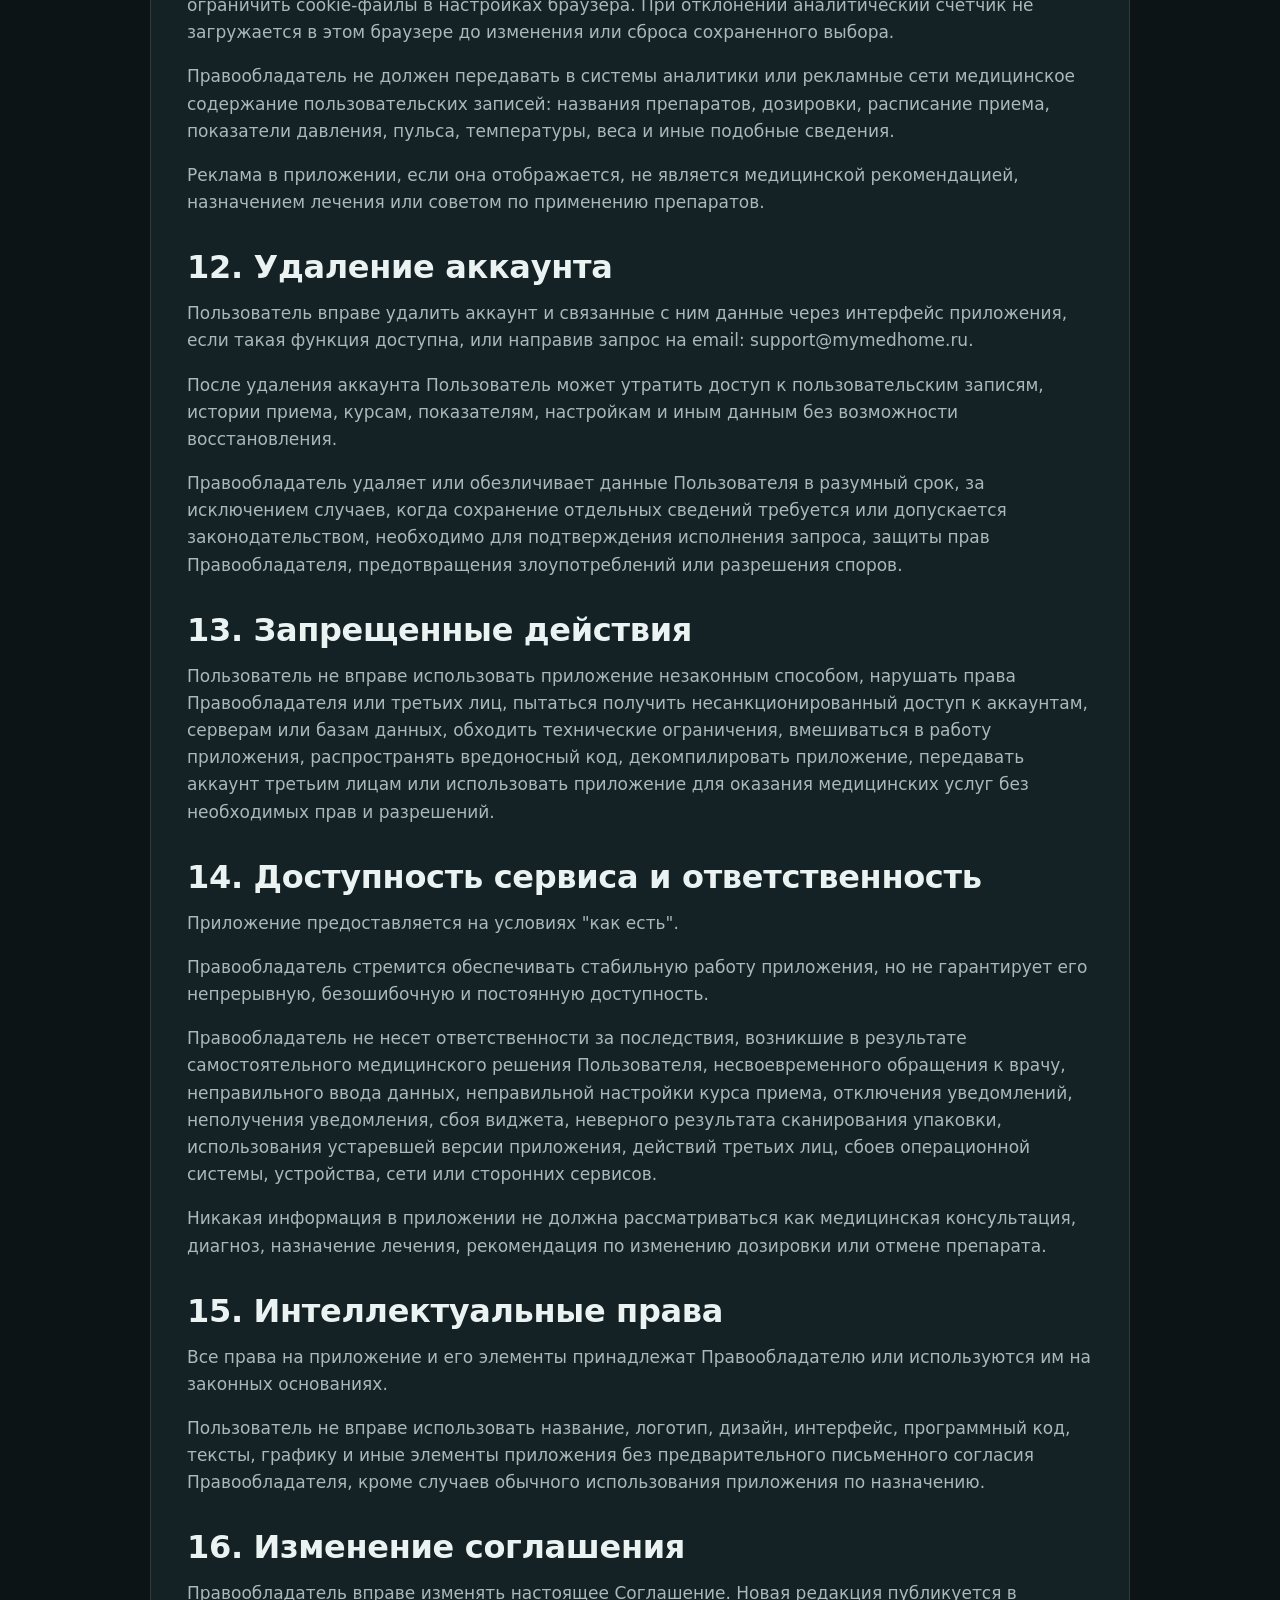
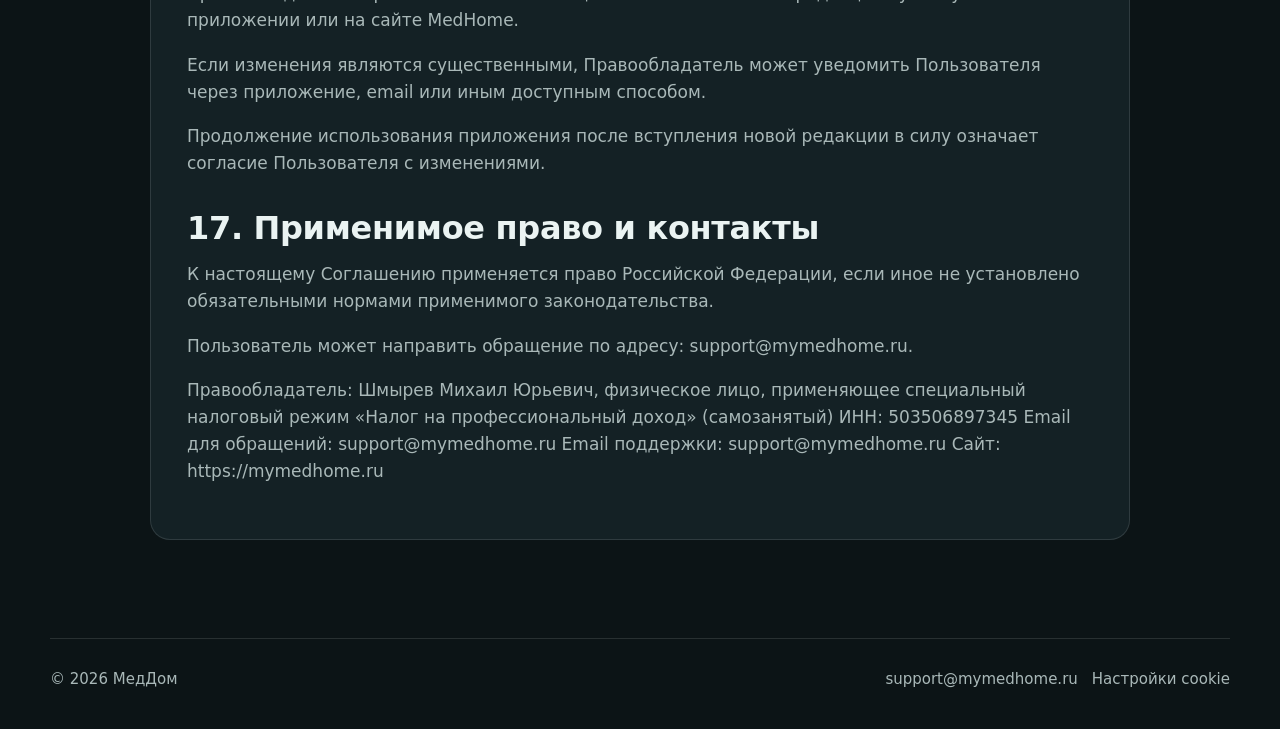
<file: agreements.html>
<!doctype html>
<html lang="ru">
  <head>
    <meta charset="utf-8" />
    <meta name="viewport" content="width=device-width, initial-scale=1" />
    <meta
      http-equiv="Content-Security-Policy"
      content="default-src 'self'; base-uri 'self'; object-src 'none'; script-src 'self' https://mc.yandex.ru https://mc.yandex.com https://*.yandex.com; style-src 'self' 'unsafe-inline' https://fonts.googleapis.com; font-src 'self' https://fonts.gstatic.com; img-src 'self' data: https://mymedhome.ru https://mc.yandex.ru https://mc.yandex.com https://*.yandex.ru https://*.yandex.net https://*.yandex.com; connect-src 'self' https://mc.yandex.ru https://mc.yandex.com https://*.yandex.ru https://*.yandex.net https://*.yandex.com wss://mc.yandex.ru wss://mc.yandex.com wss://*.yandex.ru wss://*.yandex.net wss://*.yandex.com; form-action 'self'"
    />
    <meta name="referrer" content="strict-origin-when-cross-origin" />
    <meta
      name="description"
      content="Пользовательское соглашение, политика обработки персональных данных и согласия MedHome."
    />
    <title>Соглашения — МедДом</title>
    <link rel="canonical" href="https://mymedhome.ru/agreements.html" />
    <link rel="icon" href="assets/app-logo.png" type="image/png" />
    <meta name="robots" content="noindex, nofollow, noarchive, nosnippet" />
    <meta property="og:type" content="website" />
    <meta property="og:locale" content="ru_RU" />
    <meta property="og:site_name" content="МедДом" />
    <meta property="og:title" content="Соглашения — МедДом" />
    <meta property="og:description" content="Правовые документы MedHome: соглашение, политика и согласия." />
    <meta property="og:url" content="https://mymedhome.ru/agreements.html" />
    <meta property="og:image" content="https://mymedhome.ru/assets/og-cover.png" />
    <meta name="twitter:card" content="summary_large_image" />
    <meta name="twitter:title" content="Соглашения — МедДом" />
    <meta name="twitter:description" content="Правовые документы MedHome: соглашение, политика и согласия." />
    <meta name="twitter:image" content="https://mymedhome.ru/assets/og-cover.png" />
    <link rel="preconnect" href="https://fonts.googleapis.com" />
    <link rel="preconnect" href="https://fonts.gstatic.com" crossorigin />
    <link
      href="https://fonts.googleapis.com/css2?family=Manrope:wght@400;500;600;700;800&display=swap"
      rel="stylesheet"
    />
    <script src="theme-init.js?v=20260713-0001"></script>
    <link rel="stylesheet" href="styles.css?v=20260713-0002" />
  </head>
  <body>
    <a class="skip-link" href="#main-content">Перейти к содержанию</a>
    <header class="site-header" data-header>
      <a class="site-brand" href="index.html#top" aria-label="МедДом — на главную">
        <img src="assets/app-logo.png" alt="" aria-hidden="true" width="192" height="192" />
        <span>МедДом</span>
      </a>
      <button class="theme-toggle" type="button" data-theme-toggle aria-pressed="false" aria-label="Включить тёмную тему">
        <svg class="theme-toggle__icon theme-toggle__icon--moon" viewBox="0 0 24 24" fill="none" stroke="currentColor" stroke-width="1.8" stroke-linecap="round" stroke-linejoin="round" aria-hidden="true">
          <path d="M21 12.8A9 9 0 1 1 11.2 3 7 7 0 0 0 21 12.8z" />
        </svg>
        <svg class="theme-toggle__icon theme-toggle__icon--sun" viewBox="0 0 24 24" fill="none" stroke="currentColor" stroke-width="1.8" stroke-linecap="round" stroke-linejoin="round" aria-hidden="true">
          <circle cx="12" cy="12" r="4" />
          <path d="M12 2v2m0 16v2M4.9 4.9l1.4 1.4m11.4 11.4 1.4 1.4M2 12h2m16 0h2M4.9 19.1l1.4-1.4M17.7 6.3l1.4-1.4" />
        </svg>
      </button>
      <button class="nav-toggle" type="button" aria-controls="primary-nav" aria-expanded="false" aria-label="Открыть меню" data-nav-toggle>
        <span aria-hidden="true"></span>
        <span aria-hidden="true"></span>
        <span aria-hidden="true"></span>
      </button>
      <nav class="nav" id="primary-nav" aria-label="Основная навигация" data-nav>
        <a href="index.html#download">Скачать</a>
        <a href="agreements.html">Соглашения</a>
        <a href="index.html#contacts">Контакты</a>
      </nav>
    </header>

    <main class="legal-page" id="main-content">
      <section class="legal-grid" aria-label="Список документов" data-legal-nav>
        <a href="#terms">Пользовательское соглашение</a>
        <a href="#privacy-policy">Политика обработки персональных данных</a>
        <a href="#personal-data-consent">Согласие на обработку персональных данных</a>
        <a href="#health-data-consent">Согласие на обработку данных о здоровье</a>
      </section>

      <article class="legal-doc markdown-body" data-legal-content>
        <p>Загрузка документа...</p>
      </article>
    </main>

    <footer class="site-footer">
      <span>© 2026 МедДом</span>
      <div class="site-footer__links">
        <a href="mailto:support@mymedhome.ru">support@mymedhome.ru</a>
        <button class="site-footer__button" type="button" data-cookie-settings>Настройки cookie</button>
      </div>
    </footer>
    <section class="cookie-consent" data-cookie-consent hidden aria-label="Уведомление о cookie">
      <div class="cookie-consent__content">
        <strong>Мы используем cookie</strong>
        <p>
          Сайт использует cookie-файлы и передает технические данные в Яндекс Метрику, чтобы
          анализировать посещаемость, источники переходов и улучшать страницы. Подробнее — в
          <a href="#privacy-policy">политике обработки персональных данных</a>.
        </p>
      </div>
      <div class="cookie-consent__actions">
        <button class="cookie-consent__button cookie-consent__button--ghost" type="button" data-cookie-decline>Отклонить</button>
        <button class="cookie-consent__button" type="button" data-cookie-accept>Принять</button>
      </div>
    </section>
    <script src="script.js?v=20260713-0003"></script>
  </body>
</html>
</file>
<file: styles.css>
:root {
  color-scheme: light;
  /* Calm Health tokens */
  --bg: #f7faf9;
  --bg-wash: #eff5f1;
  --surface: #ffffff;
  --surface-raised: #ffffff;
  --ink: #142a25;
  --ink-soft: #47605a;
  --line: #dbe6e0;
  --brand: #0e6b66;
  --brand-strong: #0a514d;
  --brand-soft: #dff0ec;
  --on-brand: #ffffff;
  --ok: #2c7857;
  --ok-soft: #e3f2ea;
  --amber: #97600e;
  --amber-soft: #fbf1de;
  --coral: #b8434f;
  --coral-soft: #fae9eb;
  --petrol: #10504b;
  --petrol-deep: #092b29;
  --ink-invert: #f2f7f5;
  --shadow: 0 12px 32px rgba(20, 42, 37, 0.1);
  --shadow-soft: 0 6px 18px rgba(20, 42, 37, 0.07);
  --link-underline: rgba(14, 107, 102, 0.35);
  --header-bg: rgba(255, 255, 255, 0.82);
  --header-bg-scrolled: rgba(255, 255, 255, 0.94);
  --focus-ring: var(--brand);
  --btn-primary-shadow: 0 10px 24px rgba(14, 107, 102, 0.28);
  --phone-shadow:
    0 30px 70px rgba(20, 42, 37, 0.28),
    inset 0 1px 0 rgba(255, 255, 255, 0.14),
    0 0 0 1px rgba(20, 42, 37, 0.4);
  --scan-dash: rgba(14, 107, 102, 0.55);
  --scan-line-halo: rgba(14, 107, 102, 0.12);
  --pattern-opacity: 0.02;
  /* Секционные подсветки и градиенты (мягкие teal/mint-washes) */
  --glow-teal: rgba(14, 107, 102, 0.11);
  --glow-green: rgba(46, 125, 91, 0.07);
  --wash-mint-strong: rgba(223, 240, 236, 0.9);
  --wash-mint-soft: rgba(223, 240, 236, 0.5);
  --wash-green-strong: rgba(227, 242, 234, 0.8);
  --wash-green-soft: rgba(227, 242, 234, 0.55);
  --story-grad-a: #edf3f0;
  --story-grad-b: #eaf1ed;
  --extras-grad: #f0f5f2;
  --radius-s: 12px;
  --radius-m: 20px;
  --radius-l: 28px;
  /* Медицинский паттерн (адаптация из прежней версии сайта), переиспользуется через var() */
  --med-pattern: url("data:image/svg+xml,%3Csvg width='300' height='300' viewBox='0 0 300 300' xmlns='http://www.w3.org/2000/svg'%3E%3Cg fill='none' stroke='%230e6b66' stroke-width='2' stroke-linecap='round' stroke-linejoin='round'%3E%3Ccircle cx='44' cy='44' r='20'/%3E%3Cpath d='M30 58 58 30'/%3E%3Cpath d='M112 24h42a18 18 0 0 1 0 36h-42a18 18 0 0 1 0-36Z'/%3E%3Cpath d='M133 24v36'/%3E%3Cpath d='M222 24h28v48h-28zM218 24h36M222 72h28'/%3E%3Cpath d='M36 124h18v-18h18v18h18v18H72v18H54v-18H36z'/%3E%3Cpath d='M128 112c18 18 18 42 0 60-18-18-18-42 0-60Z'/%3E%3Cpath d='M218 118h36a18 18 0 0 1 0 36h-36a18 18 0 0 1 0-36Z'/%3E%3Cpath d='M236 118v36'/%3E%3Cpath d='M36 224h44v28H36z'/%3E%3Cpath d='M112 216h42v50h-42zM112 232h42'/%3E%3Cpath d='M214 232h50M224 218l-20 28 24 8'/%3E%3Ccircle cx='98' cy='96' r='4'/%3E%3Ccircle cx='108' cy='106' r='4'/%3E%3Ccircle cx='88' cy='108' r='4'/%3E%3Cpath d='M246 204v42M230 220h32M238 212h16'/%3E%3C/g%3E%3C/svg%3E");
  /* Legacy aliases (старые секции до этапа 7) */
  --text: var(--ink);
  --muted: var(--ink-soft);
  --cyan: var(--brand);
}

/* ---------- Тёмная тема ----------
   KEEP IN SYNC: тот же набор значений продублирован ниже в no-JS fallback
   (:root:not([data-theme])) для работы без JavaScript. */
[data-theme="dark"] {
  color-scheme: dark;
  --bg: #0c1416;
  --bg-wash: #101a1d;
  --surface: #142125;
  --surface-raised: #1a2a2f;
  --ink: #eaf3f2;
  --ink-soft: #a9b8b8;
  --line: rgba(234, 243, 242, 0.12);
  --brand: #56c2b8;
  --brand-strong: #7ad7cf;
  --brand-soft: #143634;
  --on-brand: #072220;
  --ok: #6cc79a;
  --ok-soft: #15342a;
  --amber: #d9a95e;
  --amber-soft: #372b17;
  --coral: #e2919a;
  --coral-soft: #3a2226;
  --petrol: #124c47;
  --petrol-deep: #0a2624;
  --shadow: 0 16px 40px rgba(0, 0, 0, 0.45);
  --shadow-soft: 0 8px 22px rgba(0, 0, 0, 0.35);
  --link-underline: rgba(86, 194, 184, 0.4);
  --header-bg: rgba(20, 33, 37, 0.82);
  --header-bg-scrolled: rgba(20, 33, 37, 0.94);
  --focus-ring: #7ad7cf;
  --btn-primary-shadow: 0 10px 24px rgba(0, 0, 0, 0.4);
  --phone-shadow:
    0 30px 70px rgba(0, 0, 0, 0.55),
    inset 0 1px 0 rgba(255, 255, 255, 0.1),
    0 0 0 1px rgba(0, 0, 0, 0.6);
  --scan-dash: rgba(86, 194, 184, 0.55);
  --scan-line-halo: rgba(86, 194, 184, 0.2);
  --pattern-opacity: 0.025;
  --glow-teal: rgba(86, 194, 184, 0.09);
  --glow-green: rgba(94, 196, 180, 0.05);
  --wash-mint-strong: rgba(86, 194, 184, 0.1);
  --wash-mint-soft: rgba(86, 194, 184, 0.05);
  --wash-green-strong: rgba(94, 196, 180, 0.07);
  --wash-green-soft: rgba(94, 196, 180, 0.04);
  --story-grad-a: #101c20;
  --story-grad-b: #0d1719;
  --extras-grad: #0f1a1c;
  --med-pattern: url("data:image/svg+xml,%3Csvg width='300' height='300' viewBox='0 0 300 300' xmlns='http://www.w3.org/2000/svg'%3E%3Cg fill='none' stroke='%2356c2b8' stroke-width='2' stroke-linecap='round' stroke-linejoin='round'%3E%3Ccircle cx='44' cy='44' r='20'/%3E%3Cpath d='M30 58 58 30'/%3E%3Cpath d='M112 24h42a18 18 0 0 1 0 36h-42a18 18 0 0 1 0-36Z'/%3E%3Cpath d='M133 24v36'/%3E%3Cpath d='M222 24h28v48h-28zM218 24h36M222 72h28'/%3E%3Cpath d='M36 124h18v-18h18v18h18v18H72v18H54v-18H36z'/%3E%3Cpath d='M128 112c18 18 18 42 0 60-18-18-18-42 0-60Z'/%3E%3Cpath d='M218 118h36a18 18 0 0 1 0 36h-36a18 18 0 0 1 0-36Z'/%3E%3Cpath d='M236 118v36'/%3E%3Cpath d='M36 224h44v28H36z'/%3E%3Cpath d='M112 216h42v50h-42zM112 232h42'/%3E%3Cpath d='M214 232h50M224 218l-20 28 24 8'/%3E%3Ccircle cx='98' cy='96' r='4'/%3E%3Ccircle cx='108' cy='106' r='4'/%3E%3Ccircle cx='88' cy='108' r='4'/%3E%3Cpath d='M246 204v42M230 220h32M238 212h16'/%3E%3C/g%3E%3C/svg%3E");
}

/* No-JS fallback: без data-theme используем тёмную тему по умолчанию —
   безусловно, без учёта prefers-color-scheme.
   KEEP IN SYNC с блоком [data-theme="dark"] выше. */
:root:not([data-theme]) {
  color-scheme: dark;
  --bg: #0c1416;
  --bg-wash: #101a1d;
  --surface: #142125;
  --surface-raised: #1a2a2f;
  --ink: #eaf3f2;
  --ink-soft: #a9b8b8;
  --line: rgba(234, 243, 242, 0.12);
  --brand: #56c2b8;
  --brand-strong: #7ad7cf;
  --brand-soft: #143634;
  --on-brand: #072220;
  --ok: #6cc79a;
  --ok-soft: #15342a;
  --amber: #d9a95e;
  --amber-soft: #372b17;
  --coral: #e2919a;
  --coral-soft: #3a2226;
  --petrol: #124c47;
  --petrol-deep: #0a2624;
  --shadow: 0 16px 40px rgba(0, 0, 0, 0.45);
  --shadow-soft: 0 8px 22px rgba(0, 0, 0, 0.35);
  --link-underline: rgba(86, 194, 184, 0.4);
  --header-bg: rgba(20, 33, 37, 0.82);
  --header-bg-scrolled: rgba(20, 33, 37, 0.94);
  --focus-ring: #7ad7cf;
  --btn-primary-shadow: 0 10px 24px rgba(0, 0, 0, 0.4);
  --phone-shadow:
    0 30px 70px rgba(0, 0, 0, 0.55),
    inset 0 1px 0 rgba(255, 255, 255, 0.1),
    0 0 0 1px rgba(0, 0, 0, 0.6);
  --scan-dash: rgba(86, 194, 184, 0.55);
  --scan-line-halo: rgba(86, 194, 184, 0.2);
  --pattern-opacity: 0.025;
  --glow-teal: rgba(86, 194, 184, 0.09);
  --glow-green: rgba(94, 196, 180, 0.05);
  --wash-mint-strong: rgba(86, 194, 184, 0.1);
  --wash-mint-soft: rgba(86, 194, 184, 0.05);
  --wash-green-strong: rgba(94, 196, 180, 0.07);
  --wash-green-soft: rgba(94, 196, 180, 0.04);
  --story-grad-a: #101c20;
  --story-grad-b: #0d1719;
  --extras-grad: #0f1a1c;
  --med-pattern: url("data:image/svg+xml,%3Csvg width='300' height='300' viewBox='0 0 300 300' xmlns='http://www.w3.org/2000/svg'%3E%3Cg fill='none' stroke='%2356c2b8' stroke-width='2' stroke-linecap='round' stroke-linejoin='round'%3E%3Ccircle cx='44' cy='44' r='20'/%3E%3Cpath d='M30 58 58 30'/%3E%3Cpath d='M112 24h42a18 18 0 0 1 0 36h-42a18 18 0 0 1 0-36Z'/%3E%3Cpath d='M133 24v36'/%3E%3Cpath d='M222 24h28v48h-28zM218 24h36M222 72h28'/%3E%3Cpath d='M36 124h18v-18h18v18h18v18H72v18H54v-18H36z'/%3E%3Cpath d='M128 112c18 18 18 42 0 60-18-18-18-42 0-60Z'/%3E%3Cpath d='M218 118h36a18 18 0 0 1 0 36h-36a18 18 0 0 1 0-36Z'/%3E%3Cpath d='M236 118v36'/%3E%3Cpath d='M36 224h44v28H36z'/%3E%3Cpath d='M112 216h42v50h-42zM112 232h42'/%3E%3Cpath d='M214 232h50M224 218l-20 28 24 8'/%3E%3Ccircle cx='98' cy='96' r='4'/%3E%3Ccircle cx='108' cy='106' r='4'/%3E%3Ccircle cx='88' cy='108' r='4'/%3E%3Cpath d='M246 204v42M230 220h32M238 212h16'/%3E%3C/g%3E%3C/svg%3E");
}

/* Без JS переключатель темы не работает — скрываем его, тема всегда тёмная */
:root:not([data-theme]) .theme-toggle {
  display: none;
}

* {
  box-sizing: border-box;
}

html {
  scroll-padding-top: 88px;
  scroll-behavior: smooth;
}

body {
  margin: 0;
  background: var(--bg);
  color: var(--ink);
  font-family: Manrope, system-ui, -apple-system, BlinkMacSystemFont, "Segoe UI", sans-serif;
  font-weight: 500;
  font-size: 17px;
  line-height: 1.6;
}

img {
  display: block;
  max-width: 100%;
}

a {
  color: inherit;
  text-decoration: none;
}

:focus-visible {
  outline: 2px solid var(--focus-ring);
  outline-offset: 2px;
  border-radius: 4px;
}

.skip-link {
  position: absolute;
  top: -60px;
  left: 12px;
  z-index: 999;
  border-radius: var(--radius-s);
  padding: 12px 20px;
  background: var(--brand);
  color: var(--on-brand);
  font-weight: 700;
  text-decoration: none;
  transition: top 0.2s ease;
}

.skip-link:focus {
  top: 12px;
}

/* ---------- Шапка ---------- */

.site-header {
  position: sticky;
  top: 12px;
  z-index: 20;
  display: grid;
  grid-template-columns: auto 1fr auto;
  align-items: center;
  gap: 24px;
  width: min(1180px, calc(100% - 32px));
  min-height: 62px;
  margin: 0 auto -74px;
  border: 1px solid var(--line);
  border-radius: 999px;
  padding: 0 12px 0 18px;
  background: var(--header-bg);
  box-shadow: var(--shadow-soft);
  -webkit-backdrop-filter: blur(14px) saturate(140%);
  backdrop-filter: blur(14px) saturate(140%);
  transition: box-shadow 0.2s ease, background 0.2s ease;
}

.site-header.is-scrolled {
  background: var(--header-bg-scrolled);
  box-shadow: var(--shadow);
}

.site-brand {
  display: inline-flex;
  align-items: center;
  gap: 10px;
  grid-row: 1;
  grid-column: 1;
  color: var(--ink);
  font-size: 17px;
  font-weight: 800;
  white-space: nowrap;
}

.site-brand img {
  width: 36px;
  height: 36px;
  border-radius: 10px;
  object-fit: cover;
}

.nav {
  display: flex;
  justify-content: center;
  gap: 4px;
  grid-row: 1;
  grid-column: 2;
  color: var(--ink-soft);
  font-size: 14px;
  font-weight: 700;
}

.nav a {
  border-radius: 999px;
  padding: 9px 14px;
  transition: color 0.2s ease, background 0.2s ease;
}

.nav a:hover {
  background: var(--brand-soft);
  color: var(--brand-strong);
}

.nav-toggle {
  display: none;
  position: relative;
  z-index: 2;
  width: 44px;
  height: 44px;
  border: 1px solid var(--line);
  border-radius: 999px;
  padding: 0;
  background: var(--surface);
  color: var(--ink);
  cursor: pointer;
}

/* ---------- Переключатель темы ---------- */

.theme-toggle {
  display: inline-grid;
  place-items: center;
  grid-row: 1;
  grid-column: 3;
  width: 44px;
  height: 44px;
  border: 1px solid var(--line);
  border-radius: 999px;
  padding: 0;
  background: var(--surface);
  color: var(--ink);
  cursor: pointer;
  transition: background 0.2s ease, color 0.2s ease, border-color 0.2s ease, transform 0.15s ease;
}

.theme-toggle:hover {
  background: var(--brand-soft);
  color: var(--brand-strong);
}

.theme-toggle:active {
  transform: scale(0.94);
}

.theme-toggle__icon {
  width: 20px;
  height: 20px;
}

/* Иконка показывает действие: в светлой теме — луна, в тёмной — солнце */
.theme-toggle__icon--sun {
  display: none;
}

[data-theme="dark"] .theme-toggle__icon--moon {
  display: none;
}

[data-theme="dark"] .theme-toggle__icon--sun {
  display: block;
}

.nav-toggle span {
  position: absolute;
  left: 13px;
  width: 18px;
  height: 2px;
  border-radius: 999px;
  background: currentColor;
  transition: transform 0.2s ease, opacity 0.2s ease, top 0.2s ease;
}

.nav-toggle span:nth-child(1) {
  top: 15px;
}

.nav-toggle span:nth-child(2) {
  top: 21px;
}

.nav-toggle span:nth-child(3) {
  top: 27px;
}

.site-header.is-menu-open .nav-toggle span:nth-child(1) {
  top: 21px;
  transform: rotate(45deg);
}

.site-header.is-menu-open .nav-toggle span:nth-child(2) {
  opacity: 0;
}

.site-header.is-menu-open .nav-toggle span:nth-child(3) {
  top: 21px;
  transform: rotate(-45deg);
}

/* ---------- Типографика ---------- */

h1,
h2,
h3,
p {
  margin-top: 0;
}

h1 {
  margin-bottom: 20px;
  color: var(--ink);
  font-size: clamp(40px, 5.6vw, 72px);
  font-weight: 800;
  line-height: 1.05;
  letter-spacing: -0.015em;
}

h2 {
  margin-bottom: 14px;
  font-size: clamp(28px, 3.4vw, 44px);
  font-weight: 800;
  line-height: 1.12;
  letter-spacing: -0.01em;
}

h3 {
  margin-bottom: 10px;
  font-size: 20px;
  font-weight: 700;
  line-height: 1.2;
}

.eyebrow {
  display: inline-flex;
  align-items: center;
  min-height: 30px;
  margin: 0 0 16px;
  border-radius: 999px;
  padding: 0 12px;
  background: var(--brand-soft);
  color: var(--brand-strong);
  font-size: 13px;
  font-weight: 700;
  letter-spacing: 0.06em;
  text-transform: uppercase;
}

/* ---------- Кнопки ---------- */

.button {
  display: inline-flex;
  min-height: 52px;
  align-items: center;
  justify-content: center;
  gap: 10px;
  border: 0;
  border-radius: 14px;
  padding: 0 22px;
  cursor: pointer;
  font: inherit;
  font-size: 16px;
  font-weight: 700;
  transition: background 0.2s ease, transform 0.2s ease, box-shadow 0.2s ease;
}

.button--primary {
  background: var(--brand);
  color: var(--on-brand);
  box-shadow: var(--btn-primary-shadow);
}

.button--primary:hover {
  background: var(--brand-strong);
  transform: translateY(-1px);
}

.button--ghost {
  border: 1px solid var(--line);
  background: var(--surface);
  color: var(--ink);
}

.button--ghost:hover {
  border-color: var(--brand);
  color: var(--brand-strong);
}

/* ---------- Hero ---------- */

.hero {
  position: relative;
  display: grid;
  grid-template-columns: minmax(0, 6fr) minmax(340px, 5fr);
  gap: clamp(40px, 6vw, 96px);
  align-items: center;
  width: 100%;
  min-height: min(860px, 92svh);
  margin: 0;
  padding: 118px max(16px, calc(50% - 590px)) 96px;
}

/* Мягкие teal/mint-градиенты hero (статичные) */
.hero::before {
  position: absolute;
  inset: 0;
  z-index: -1;
  background:
    radial-gradient(circle at 82% 16%, var(--glow-teal), transparent 46%),
    radial-gradient(circle at 4% 68%, var(--glow-green), transparent 42%),
    linear-gradient(180deg, var(--wash-mint-soft), transparent 34%);
  content: "";
  pointer-events: none;
}

/* Медицинский паттерн: едва заметный, гаснет к низу секции */
.hero::after {
  position: absolute;
  inset: 0;
  z-index: -1;
  background-image: var(--med-pattern);
  background-size: 240px 240px;
  content: "";
  opacity: var(--pattern-opacity);
  pointer-events: none;
  -webkit-mask-image: linear-gradient(168deg, #000 0 34%, transparent 72%);
  mask-image: linear-gradient(168deg, #000 0 34%, transparent 72%);
}

.hero__copy {
  max-width: 620px;
}

.hero__lead {
  max-width: 560px;
  margin-bottom: 30px;
  color: var(--ink-soft);
  font-size: clamp(18px, 2vw, 22px);
  font-weight: 500;
  line-height: 1.45;
}

.hero__actions {
  display: flex;
  flex-wrap: wrap;
  align-items: center;
  gap: 16px;
  margin-bottom: 22px;
}

.hero__stores {
  display: inline-block;
  color: var(--ink-soft);
  font-size: 14px;
  font-weight: 600;
}

.hero__trust {
  display: flex;
  align-items: center;
  gap: 8px;
  margin: 0;
  color: var(--ink-soft);
  font-size: 14px;
  font-weight: 600;
}

.hero__trust svg {
  flex: none;
  width: 18px;
  height: 18px;
  color: var(--ok);
}

.hero__trust a {
  color: var(--brand-strong);
  text-decoration: underline;
  text-decoration-color: var(--link-underline);
  text-underline-offset: 3px;
}

.hero__trust a:hover {
  text-decoration-color: var(--brand);
}

/* Телефон (Android-рамка) и карточки вокруг */

.hero__visual {
  position: relative;
  display: grid;
  justify-items: center;
  padding: 24px 0;
}

/* Локальная подложка за телефоном: телефон не «висит» на пустом листе */
.hero__visual::before {
  position: absolute;
  inset: 6% 0 2% 0;
  z-index: 0;
  border-radius: 50%;
  background:
    radial-gradient(circle at 50% 44%, var(--wash-mint-strong), transparent 66%),
    radial-gradient(circle at 38% 70%, var(--wash-green-soft), transparent 55%);
  content: "";
  pointer-events: none;
}

.phone-android {
  position: relative;
  z-index: 1;
  width: min(36vh, 340px);
  aspect-ratio: 390 / 844;
  margin: 0;
  border-radius: 44px;
  padding: 10px;
  /* Корпус телефона — «физический» объект, одинаковый в обеих темах */
  background: linear-gradient(160deg, #29352f, #161e1a 58%, #101613);
  box-shadow: var(--phone-shadow);
}

.phone-android__screen {
  width: 100%;
  height: 100%;
  border-radius: 34px;
  object-fit: cover;
  object-position: top;
  background: #10161a;
}

/* punch-hole камера */
.phone-android::before {
  position: absolute;
  top: 22px;
  left: 50%;
  z-index: 2;
  width: 12px;
  height: 12px;
  border-radius: 50%;
  background: #05090e;
  box-shadow: inset 0 0 0 2px rgba(255, 255, 255, 0.06), 0 0 0 3px rgba(5, 9, 14, 0.35);
  content: "";
  transform: translateX(-50%);
}

.phone-android__button {
  position: absolute;
  right: -3px;
  width: 3px;
  border-radius: 2px;
  background: linear-gradient(180deg, #3a4740, #1c2622);
}

.phone-android__button--volume {
  top: 20%;
  height: 64px;
}

.phone-android__button--power {
  top: 34%;
  height: 40px;
}

.float-card {
  position: absolute;
  z-index: 2;
  display: flex;
  align-items: center;
  gap: 10px;
  border: 1px solid var(--line);
  border-radius: var(--radius-s);
  padding: 12px 16px;
  background: var(--surface-raised);
  box-shadow: var(--shadow);
  color: var(--ink);
  font-size: 14px;
  font-weight: 700;
  line-height: 1.3;
  white-space: nowrap;
}

.float-card small {
  display: block;
  color: var(--ink-soft);
  font-size: 12px;
  font-weight: 600;
}

.float-card__dot {
  flex: none;
  width: 10px;
  height: 10px;
  border-radius: 50%;
}

.float-card--reminder {
  top: 9%;
  left: -8%;
}

.float-card--reminder .float-card__dot {
  background: var(--brand);
}

.float-card--expiry {
  top: 46%;
  right: -12%;
}

.float-card--expiry .float-card__dot {
  background: var(--amber);
}

.float-card--stock {
  bottom: 7%;
  left: -14%;
}

.float-card--stock .float-card__dot {
  background: var(--coral);
}

/* ---------- Story: пять сценариев ---------- */

.story {
  position: relative;
  width: 100%;
  margin: 0;
  padding: 88px max(16px, calc(50% - 590px)) 104px;
}

/* Секционный wash story + цветовое пятно за sticky-телефоном */
.story::before {
  position: absolute;
  inset: 0;
  z-index: -1;
  background:
    radial-gradient(circle 560px at 82% 30%, var(--wash-mint-strong), transparent 70%),
    radial-gradient(circle 420px at 78% 74%, var(--wash-green-soft), transparent 68%),
    linear-gradient(180deg, var(--story-grad-a), var(--story-grad-b));
  content: "";
  pointer-events: none;
}

/* Паттерн только по краям секции, не под текстом */
.story::after {
  position: absolute;
  inset: 0;
  z-index: -1;
  background-image: var(--med-pattern);
  background-size: 300px 300px;
  content: "";
  opacity: var(--pattern-opacity);
  pointer-events: none;
  -webkit-mask-image: linear-gradient(90deg, #000 0 4.5%, transparent 12% 88%, #000 95.5% 100%);
  mask-image: linear-gradient(90deg, #000 0 4.5%, transparent 12% 88%, #000 95.5% 100%);
}

.story__head {
  max-width: 720px;
  margin-bottom: clamp(28px, 4vw, 48px);
}

.story__scenes {
  display: grid;
  gap: clamp(48px, 7vw, 72px);
  margin: 0;
  padding: 0;
  list-style: none;
}

.scene {
  max-width: 560px;
}

.scene__eyebrow {
  display: inline-flex;
  align-items: center;
  gap: 10px;
  margin: 0 0 12px;
  color: var(--brand-strong);
  font-size: 13px;
  font-weight: 700;
  letter-spacing: 0.06em;
  text-transform: uppercase;
}

.scene__eyebrow::before {
  width: 22px;
  height: 2px;
  border-radius: 999px;
  background: var(--brand);
  content: "";
}

.scene h3 {
  margin-bottom: 12px;
  font-size: clamp(24px, 2.6vw, 34px);
  font-weight: 800;
  line-height: 1.15;
}

.scene__text {
  margin-bottom: 18px;
  color: var(--ink-soft);
  font-size: 17px;
  line-height: 1.6;
}

.scene__screen {
  margin: 0 0 18px;
}

.scene__screen img {
  width: min(66vw, 260px);
  height: auto;
  border: 1px solid var(--line);
  border-radius: 24px;
  background: #10161a;
  box-shadow: var(--shadow);
}

.scene__status {
  display: flex;
  flex-wrap: wrap;
  gap: 8px;
  margin: 0;
}

.status-chip {
  display: inline-flex;
  align-items: center;
  min-height: 32px;
  border-radius: 999px;
  padding: 0 14px;
  font-size: 13.5px;
  font-weight: 700;
}

/* --- Содержательные карточки сцен --- */

.scene__card {
  max-width: 420px;
  border: 1px solid var(--line);
  border-radius: var(--radius-s);
  padding: 14px 16px;
  background: var(--surface);
  box-shadow: var(--shadow-soft);
}

/* Сцена 1: карточка препарата */
.drug-card {
  display: flex;
  align-items: center;
  gap: 12px;
}

.drug-card__badge {
  display: grid;
  flex: none;
  width: 44px;
  height: 44px;
  place-items: center;
  border-radius: 12px;
  background: var(--brand-soft);
  color: var(--brand-strong);
}

.drug-card__badge svg {
  width: 24px;
  height: 24px;
}

.drug-card__info {
  display: grid;
  gap: 2px;
  min-width: 0;
}

.drug-card__info strong {
  font-size: 15.5px;
}

.drug-card__info small,
.drug-card__meta small,
.notify-card__text small {
  color: var(--ink-soft);
  font-size: 12.5px;
  font-weight: 600;
}

.drug-card__meta {
  display: grid;
  gap: 4px;
  margin-left: auto;
  justify-items: end;
}

.drug-card__meta .status-chip {
  min-height: 26px;
  padding: 0 10px;
  font-size: 12px;
}

/* Сцена 2: рамка-прицел сканера */
.scan-card {
  display: flex;
  align-items: center;
  gap: 16px;
}

.scan-card__frame {
  position: relative;
  display: grid;
  flex: none;
  width: 104px;
  height: 64px;
  place-items: center;
  overflow: hidden;
  border: 2px dashed var(--scan-dash);
  border-radius: 12px;
  background: var(--surface);
}

.scan-card__code {
  width: 72px;
  height: 34px;
  color: var(--ink);
}

.scan-card__line {
  position: absolute;
  top: 50%;
  right: 8px;
  left: 8px;
  height: 2px;
  border-radius: 999px;
  background: var(--brand);
  box-shadow: 0 0 0 1px var(--scan-line-halo);
  opacity: 0.5;
}

.scan-card__info {
  display: grid;
  gap: 2px;
}

.scan-card__info strong {
  font-size: 15.5px;
}

.scan-card__info small {
  color: var(--ink-soft);
  font-size: 12.5px;
  font-weight: 600;
}

/* Сцена 3: уведомление + прогресс курса */
.course-card {
  display: grid;
  gap: 12px;
}

.notify-card {
  display: flex;
  align-items: center;
  gap: 12px;
}

.notify-card__icon {
  display: grid;
  flex: none;
  width: 40px;
  height: 40px;
  place-items: center;
  border-radius: 12px;
  background: var(--brand-soft);
  color: var(--brand-strong);
}

.notify-card__icon svg {
  width: 22px;
  height: 22px;
}

.notify-card__text {
  display: grid;
  gap: 2px;
}

.notify-card__text strong {
  font-size: 15.5px;
}

.course-progress {
  display: grid;
  gap: 8px;
  border-top: 1px solid var(--line);
  padding-top: 12px;
}

.course-progress__label {
  display: flex;
  align-items: baseline;
  justify-content: space-between;
  gap: 12px;
}

.course-progress__label small {
  color: var(--ink-soft);
  font-size: 12.5px;
  font-weight: 600;
}

.course-progress__label strong {
  font-size: 13.5px;
}

.course-progress__bar {
  display: block;
  height: 6px;
  overflow: hidden;
  border-radius: 999px;
  background: var(--bg-wash);
}

.course-progress__fill {
  display: block;
  width: 36%;
  height: 100%;
  border-radius: 999px;
  background: var(--brand);
  transform-origin: left center;
}

/* Сцена 4: статусы запасов */
.stock-cards {
  display: grid;
  gap: 10px;
  max-width: 420px;
  border: 0;
  padding: 0;
  background: transparent;
  box-shadow: none;
}

.stock-card {
  display: grid;
  gap: 2px;
  border: 1px solid var(--line);
  border-radius: var(--radius-s);
  border-left-width: 4px;
  padding: 12px 16px;
  background: var(--surface);
  box-shadow: var(--shadow-soft);
}

.stock-card small {
  color: var(--ink-soft);
  font-size: 12.5px;
  font-weight: 600;
}

.stock-card strong {
  font-size: 15px;
}

.stock-card--amber {
  border-left-color: var(--amber);
}

.stock-card--amber strong {
  color: var(--amber);
}

.stock-card--coral {
  border-left-color: var(--coral);
}

.stock-card--coral strong {
  color: var(--coral);
}

/* Сцена 5: график здоровья */
.chart-card {
  display: grid;
  gap: 10px;
}

.chart-card__head {
  display: flex;
  align-items: baseline;
  justify-content: space-between;
  gap: 12px;
}

.chart-card__head strong {
  font-size: 15.5px;
}

.chart-card__head small {
  color: var(--ink-soft);
  font-size: 12.5px;
  font-weight: 600;
}

.health-chart {
  width: 100%;
  height: auto;
}

.health-chart__grid {
  fill: none;
  stroke: var(--line);
  stroke-width: 1;
}

.health-chart__line {
  fill: none;
  stroke: var(--brand);
  stroke-width: 2.5;
  stroke-linecap: round;
}

.health-chart__dots circle {
  fill: var(--surface);
  stroke: var(--brand);
  stroke-width: 2;
}

.health-chart__dots .is-final {
  fill: var(--brand);
}

.health-chart__label rect {
  fill: var(--brand);
}

.health-chart__label text {
  fill: var(--on-brand);
  font-family: inherit;
  font-size: 12px;
  font-weight: 700;
  text-anchor: middle;
}

.status-chip--ok {
  background: var(--ok-soft);
  color: var(--ok);
}

.status-chip--brand {
  background: var(--brand-soft);
  color: var(--brand-strong);
}

.status-chip--amber {
  background: var(--amber-soft);
  color: var(--amber);
}

.status-chip--coral {
  background: var(--coral-soft);
  color: var(--coral);
}

/* Sticky-телефон: скрыт по умолчанию (mobile, tablet, no-JS, reduced motion) */
.story__phone {
  display: none;
}

.phone-android__stack {
  position: relative;
  width: 100%;
  height: 100%;
}

.phone-android__layer {
  position: absolute;
  inset: 0;
}

.phone-android__layer img {
  width: 100%;
  height: 100%;
  border-radius: 34px;
  object-fit: cover;
  object-position: top;
  background: #10161a;
}

.story__rail {
  display: grid;
  gap: 8px;
  justify-items: center;
  margin-bottom: 18px;
}

.story__dots {
  display: flex;
  align-items: center;
  gap: 8px;
}

.story__dot {
  width: 8px;
  height: 8px;
  border-radius: 999px;
  background: var(--line);
  transition: background 0.3s ease, width 0.3s ease;
}

.story__dot.is-active {
  width: 22px;
  background: var(--brand);
}

.story__rail-caption {
  min-height: 18px;
  color: var(--ink-soft);
  font-size: 12.5px;
  font-weight: 700;
  letter-spacing: 0.05em;
  text-transform: uppercase;
}

/* Desktop-раскладка активируется ТОЛЬКО когда JS добавил .story--js.
   Не гейтим на prefers-reduced-motion: no-preference — при reduce JS
   всё равно строит sticky-композицию, только без scrub/scale/x-y. */
@media (min-width: 1000px) {
  .story--js .story__layout {
    display: grid;
    grid-template-columns: minmax(0, 1fr) 400px;
    gap: clamp(48px, 6vw, 96px);
  }

  .story--js .story__scenes {
    gap: 0;
  }

  .story--js .scene {
    display: flex;
    flex-direction: column;
    justify-content: center;
    min-height: 82vh;
    padding: 6vh 0;
    transition: opacity 0.35s ease;
  }

  .story--js .scene:not(.is-active) {
    opacity: 0.45;
  }

  .story--js .scene__screen {
    display: none;
  }

  .story--js .story__phone {
    display: block;
  }

  .story--js .story__sticky {
    position: sticky;
    top: clamp(72px, calc(50vh - 330px), 120px);
    display: grid;
    justify-items: center;
  }

  .phone-android--story {
    width: min(38vh, 330px);
  }
}

/* ---------- Нижние секции: Ещё в МедДом / Скачать / Приватность / Контакты ---------- */

.section__intro {
  max-width: 760px;
  margin-bottom: 36px;
}

.section__intro p:not(.eyebrow) {
  max-width: 680px;
  margin: 16px 0 0;
  color: var(--ink-soft);
  font-size: 18px;
}

/* --- Ещё в МедДом: асимметричная композиция --- */

.extras {
  width: 100%;
  margin: 0;
  padding: 96px max(16px, calc(50% - 590px)) 112px;
  background:
    radial-gradient(circle at 92% 8%, var(--wash-mint-soft), transparent 40%),
    linear-gradient(180deg, var(--bg), var(--extras-grad) 78%);
}

.extras__grid {
  display: grid;
  grid-template-columns: repeat(12, minmax(0, 1fr));
  gap: 20px;
}

.extra {
  border: 1px solid var(--line);
  border-radius: var(--radius-l);
  background: var(--surface);
  box-shadow: var(--shadow-soft);
}

.extra__copy h3 {
  margin-bottom: 8px;
  font-size: clamp(20px, 2vw, 25px);
}

.extra__text {
  margin: 0;
  color: var(--ink-soft);
  font-size: 15.5px;
  line-height: 1.55;
}

.screen-tile {
  display: block;
  overflow: hidden;
  border: 1px solid var(--line);
  border-radius: var(--radius-m);
  padding: 8px;
  background: var(--bg-wash);
}

.screen-tile img {
  display: block;
  width: 100%;
  height: 100%;
  border-radius: 12px;
  object-fit: cover;
  object-position: top;
}

/* Разные спокойные подложки изображений в единой палитре */
.screen-tile--light {
  background: var(--ok-soft);
}

.screen-tile--dark {
  border-color: #24352f;
  background: #16241f;
}

.extra__compact-stack .extra--compact:first-child .screen-tile {
  background: var(--brand-soft);
}

.extra__compact-stack .extra--compact:last-child .screen-tile {
  background: var(--bg-wash);
}

/* Горизонтальный блок: тема (во всю ширину, светлый + тёмный экран рядом) */
.extra--wide {
  grid-column: 1 / -1;
  display: grid;
  grid-template-columns: minmax(0, 1fr) minmax(0, 1.1fr);
  align-items: center;
  gap: clamp(24px, 4vw, 56px);
  padding: clamp(24px, 3.4vw, 40px);
}

.extra__duo {
  display: grid;
  grid-template-columns: 1fr 1fr;
  gap: 14px;
}

.screen-tile--light,
.screen-tile--dark {
  aspect-ratio: 3 / 2;
}

.screen-tile--dark img {
  object-position: top;
}

/* Крупный блок: виджеты (изображение сверху, крупный масштаб) */
.extra--large {
  grid-column: 1 / span 7;
  overflow: hidden;
  padding: 0;
}

.extra--large .screen-tile--large {
  aspect-ratio: 4 / 3;
  border: 0;
  border-radius: 0;
  padding: 0;
}

.extra--large .screen-tile--large img {
  border-radius: 0;
}

.extra--large .screen-tile--large img {
  object-position: center 27%;
}

.extra--large .extra__copy {
  padding: clamp(22px, 3vw, 32px);
}

/* Компактные карточки: цвета бейджей + карточка препарата */
.extra__compact-stack {
  grid-column: span 5;
  display: grid;
  gap: 20px;
}

/* Изображение растянуто на всю высоту карточки (не маленький центрированный
   превью-квадрат) — карточка отдаёт освободившийся объём контенту, а не
   остаётся пустой белой коробкой. */
.extra--compact {
  display: grid;
  grid-template-columns: minmax(128px, 40%) minmax(0, 1fr);
  align-items: stretch;
  overflow: hidden;
  padding: 0;
}

.extra--compact .screen-tile--compact {
  aspect-ratio: auto;
  width: 100%;
  height: 100%;
  min-height: 176px;
  border: 0;
  border-radius: 0;
  padding: 0;
}

.extra--compact .screen-tile--compact img {
  border-radius: 0;
}

.extra--compact .extra__copy {
  display: flex;
  flex-direction: column;
  justify-content: center;
  padding: 20px 22px;
}

.extra--compact .extra__copy h3 {
  font-size: 18px;
}

.extra--compact .extra__text {
  font-size: 14px;
}

/* --- Скачать --- */

/* Главный контрастный акцент страницы: тёмный petrol-фон со статичным radial */
.download {
  display: grid;
  gap: 24px;
  width: 100%;
  margin: 0;
  padding: 88px max(16px, calc(50% - 590px));
  background:
    radial-gradient(circle at 84% 10%, rgba(94, 200, 190, 0.16), transparent 50%),
    radial-gradient(circle at 6% 92%, rgba(46, 125, 91, 0.2), transparent 46%),
    linear-gradient(155deg, var(--petrol), var(--petrol-deep) 74%);
  color: var(--ink-invert);
}

.download__primary {
  display: flex;
  flex-wrap: wrap;
  align-items: center;
  gap: 20px;
}

.download__logo {
  flex: none;
  border-radius: 12px;
  box-shadow: 0 8px 22px rgba(0, 0, 0, 0.3);
}

.download__primary-copy {
  flex: 1 1 320px;
  min-width: 0;
}

.download__primary-copy .eyebrow {
  background: rgba(255, 255, 255, 0.14);
  color: #bfe4de;
}

.download__primary-copy h2 {
  color: var(--ink-invert);
}

.download__primary-copy p:not(.eyebrow) {
  margin: 6px 0 0;
  color: rgba(242, 247, 245, 0.72);
  font-size: 15.5px;
}

.download__cta {
  flex: none;
}

/* Белая кнопка на тёмном — самый заметный элемент секции */
.download .button--primary {
  background: #ffffff;
  color: var(--petrol-deep);
  box-shadow: 0 14px 34px rgba(0, 0, 0, 0.32);
}

.download .button--primary:hover {
  background: #e4f1ee;
  transform: translateY(-1px);
}

.download__soon {
  display: flex;
  flex-wrap: wrap;
  gap: 12px;
  margin: 0;
  padding: 0;
  list-style: none;
}

.download__soon-item {
  display: inline-flex;
  align-items: center;
  gap: 10px;
  border: 1px dashed rgba(242, 247, 245, 0.28);
  border-radius: 999px;
  padding: 8px 16px 8px 10px;
  color: rgba(242, 247, 245, 0.68);
  font-size: 14px;
  font-weight: 600;
}

.download__soon-item img {
  width: 22px;
  height: 22px;
  border-radius: 6px;
  opacity: 0.75;
  filter: grayscale(0.5);
}

.download__soon-item small {
  color: rgba(242, 247, 245, 0.72);
  font-weight: 700;
}

.download :focus-visible {
  outline-color: #ffffff;
}

/* --- Приватность и доверие --- */

/* Возврат к свету после тёмной download-секции, с мягкой деталью фона */
.trust {
  width: 100%;
  margin: 0;
  padding: 96px max(16px, calc(50% - 590px)) 72px;
  background:
    radial-gradient(circle at 8% 18%, var(--wash-green-strong), transparent 44%),
    var(--bg);
}

.trust__list {
  display: grid;
  grid-template-columns: repeat(3, minmax(0, 1fr));
  gap: 20px;
  margin: 0;
  padding: 0;
  list-style: none;
}

.trust__item {
  display: flex;
  gap: 14px;
  align-items: flex-start;
}

.trust__icon {
  display: grid;
  flex: none;
  width: 40px;
  height: 40px;
  place-items: center;
  border-radius: 12px;
  background: var(--ok-soft);
  color: var(--ok);
}

.trust__icon svg {
  width: 20px;
  height: 20px;
}

.trust__item p {
  margin: 0;
  padding-top: 6px;
  color: var(--ink-soft);
  font-size: 15.5px;
  line-height: 1.5;
}

.trust__item a {
  color: var(--brand-strong);
  font-weight: 700;
  text-decoration: underline;
  text-decoration-color: var(--link-underline);
  text-underline-offset: 3px;
}

.trust__item a:hover {
  text-decoration-color: var(--brand);
}

/* --- Контакты: финал истории --- */

.contacts {
  position: relative;
  display: grid;
  gap: 18px;
  align-items: center;
  justify-items: center;
  width: 100%;
  min-height: 380px;
  margin: 0;
  padding: 84px max(16px, calc(50% - 590px)) 64px;
  text-align: center;
}

.contacts::before {
  position: absolute;
  inset: 24px 16%;
  z-index: -1;
  border-radius: 50%;
  background:
    radial-gradient(circle at 50% 46%, var(--wash-mint-strong), transparent 62%),
    radial-gradient(circle at 34% 68%, var(--wash-green-soft), transparent 52%);
  content: "";
  pointer-events: none;
}

/* Едва заметное кольцо паттерна — финальный отголосок фоновой системы */
.contacts::after {
  position: absolute;
  inset: 8% 18%;
  z-index: -1;
  background-image: var(--med-pattern);
  background-size: 260px 260px;
  content: "";
  opacity: var(--pattern-opacity);
  pointer-events: none;
  -webkit-mask-image: radial-gradient(circle at 50% 50%, transparent 32%, #000 48% 60%, transparent 76%);
  mask-image: radial-gradient(circle at 50% 50%, transparent 32%, #000 48% 60%, transparent 76%);
}

.contacts h2 {
  margin-bottom: 10px;
  color: var(--ink-soft);
  font-size: clamp(24px, 3vw, 38px);
}

.contacts p {
  margin-bottom: 0;
  color: var(--ink);
  font-size: clamp(38px, 6vw, 76px);
  font-weight: 800;
  line-height: 1;
}

.contact-panel {
  display: grid;
  justify-items: center;
}

.contact-mail {
  display: inline-flex;
  min-height: 58px;
  align-items: center;
  justify-content: center;
  margin-top: 10px;
  color: var(--brand-strong);
  font-size: clamp(22px, 3vw, 32px);
  font-weight: 800;
}

.contact-mail:hover {
  color: var(--brand);
}

/* ---------- Футер ---------- */

.site-footer {
  display: flex;
  justify-content: space-between;
  align-items: center;
  gap: 18px;
  width: min(1180px, calc(100% - 32px));
  margin: 0 auto;
  border-top: 1px solid var(--line);
  padding: 28px 0 38px;
  color: var(--ink-soft);
  font-size: 15px;
}

.site-footer a,
.site-footer__button {
  transition: color 0.2s ease;
}

.site-footer a:hover,
.site-footer__button:hover {
  color: var(--brand-strong);
}

.site-footer__links {
  display: flex;
  flex-wrap: wrap;
  gap: 14px;
  align-items: center;
  justify-content: flex-end;
}

.site-footer__button {
  border: 0;
  padding: 0;
  background: transparent;
  color: inherit;
  cursor: pointer;
  font: inherit;
}

/* ---------- Cookie ---------- */

.cookie-consent {
  position: fixed;
  right: max(16px, calc((100vw - 1180px) / 2));
  bottom: 14px;
  left: max(16px, calc((100vw - 1180px) / 2));
  z-index: 50;
  display: grid;
  grid-template-columns: 1fr auto;
  gap: 14px;
  align-items: center;
  max-width: calc(100vw - 32px);
  max-height: calc(100svh - 28px);
  overflow-y: auto;
  border: 1px solid var(--line);
  border-radius: var(--radius-m);
  padding: 12px 16px;
  background: var(--surface-raised);
  box-shadow: var(--shadow);
}

.cookie-consent[hidden] {
  display: none;
}

.cookie-consent__content {
  display: grid;
  gap: 3px;
  min-width: 0;
}

.cookie-consent__content strong {
  font-size: 14px;
  line-height: 1.2;
}

.cookie-consent__content p {
  max-width: none;
  margin: 0;
  color: var(--ink-soft);
  font-size: 13px;
  line-height: 1.4;
  overflow-wrap: anywhere;
}

.cookie-consent__content a {
  color: var(--brand-strong);
  font-weight: 700;
  overflow-wrap: anywhere;
  text-decoration: underline;
  text-decoration-color: var(--link-underline);
  text-underline-offset: 3px;
}

.cookie-consent__actions {
  display: flex;
  gap: 8px;
}

.cookie-consent__button {
  min-height: 38px;
  border: 0;
  border-radius: var(--radius-s);
  padding: 0 14px;
  background: var(--brand);
  color: var(--on-brand);
  cursor: pointer;
  font: inherit;
  font-size: 13px;
  font-weight: 700;
  white-space: nowrap;
}

.cookie-consent__button:hover {
  background: var(--brand-strong);
}

.cookie-consent__button--ghost {
  border: 1px solid var(--line);
  background: var(--surface);
  color: var(--ink);
}

.cookie-consent__button--ghost:hover {
  background: var(--bg-wash);
}

/* ---------- Legal / 404 ---------- */

.legal-page {
  width: min(980px, calc(100% - 32px));
  margin: 0 auto;
  padding: 120px 0 80px;
}

.legal-grid {
  display: grid;
  grid-template-columns: repeat(4, 1fr);
  gap: 12px;
  margin-bottom: 34px;
}

.legal-grid a {
  border: 1px solid var(--line);
  border-radius: var(--radius-s);
  padding: 16px;
  background: var(--surface);
  color: var(--ink-soft);
  font-weight: 700;
}

.legal-grid a.is-active {
  border-color: var(--brand);
  background: var(--brand-soft);
  color: var(--brand-strong);
}

.legal-doc {
  margin-bottom: 18px;
  border: 1px solid var(--line);
  border-radius: var(--radius-m);
  padding: clamp(24px, 4vw, 36px);
  background: var(--surface);
  opacity: 1;
  transform: translateY(0);
  transition: opacity 0.22s ease, transform 0.22s ease;
}

.legal-doc.is-switching {
  opacity: 0;
  transform: translateY(8px);
}

.legal-doc p {
  color: var(--ink-soft);
}

.markdown-body h1 {
  margin-bottom: 18px;
  font-size: clamp(32px, 4vw, 48px);
  line-height: 1.08;
}

.markdown-body h2 {
  margin-top: 34px;
  margin-bottom: 14px;
  font-size: clamp(24px, 3vw, 32px);
}

.markdown-body h3 {
  margin-top: 24px;
}

.markdown-body ul {
  display: grid;
  gap: 10px;
  margin: 0 0 20px;
  padding-left: 20px;
  color: var(--ink-soft);
}

.markdown-body a {
  color: var(--brand-strong);
  font-weight: 700;
  text-decoration: underline;
  text-decoration-color: var(--link-underline);
  text-underline-offset: 3px;
}

.not-found-page {
  display: grid;
  width: min(1180px, calc(100% - 32px));
  min-height: calc(100vh - 160px);
  margin: 0 auto;
  padding: 154px 0 80px;
  align-items: center;
}

.not-found {
  max-width: 760px;
}

.not-found h1 {
  margin: 0 0 18px;
  font-size: clamp(48px, 8vw, 96px);
}

.not-found p:not(.eyebrow) {
  max-width: 620px;
  margin: 0 0 28px;
  color: var(--ink-soft);
  font-size: clamp(18px, 2.2vw, 22px);
}

.sr-only {
  position: absolute;
  width: 1px;
  height: 1px;
  overflow: hidden;
  clip: rect(0, 0, 0, 0);
  white-space: nowrap;
}

/* ---------- Адаптивность ---------- */

@media (max-width: 1280px) {
  .float-card--reminder {
    left: 0;
  }

  .float-card--expiry {
    right: 0;
  }

  .float-card--stock {
    display: none;
  }
}

@media (max-width: 999px) {
  .site-header {
    gap: 12px;
  }

  .hero {
    grid-template-columns: 1fr;
    gap: 40px;
    min-height: auto;
    margin-bottom: 82px;
    padding-top: 108px;
  }

  .hero__copy {
    max-width: 640px;
  }

  .hero__visual {
    justify-items: center;
    padding: 12px 0 0;
  }

  .phone-android {
    width: min(58vw, 300px);
  }

  .float-card--reminder {
    top: 4%;
    left: 4%;
  }

  .float-card--expiry {
    top: auto;
    right: 4%;
    bottom: 12%;
  }

  .extra--wide {
    grid-template-columns: 1fr;
    gap: 24px;
  }

  .extra--large {
    grid-column: 1 / -1;
  }

  .extra__compact-stack {
    grid-column: 1 / -1;
    grid-template-columns: 1fr 1fr;
  }

  .trust__list {
    grid-template-columns: 1fr;
    gap: 24px;
  }

  .legal-grid {
    grid-template-columns: 1fr;
  }
}

@media (max-width: 720px) {
  .site-header {
    grid-template-columns: minmax(0, 1fr) 44px 44px;
    gap: 10px;
    width: min(100% - 24px, 1180px);
    min-height: 60px;
    margin-bottom: -72px;
    padding-inline: 10px 8px;
  }

  .theme-toggle {
    grid-column: 2;
  }

  .nav-toggle {
    grid-row: 1;
    grid-column: 3;
  }

  /* .nav ниже становится position: absolute; сбрасываем grid-привязку,
     чтобы containing block остался padding box шапки (right: 0 — от края) */
  .nav {
    grid-row: auto;
    grid-column: auto;
  }

  .site-brand img {
    width: 34px;
    height: 34px;
  }

  .nav-toggle {
    display: block;
  }

  .nav {
    position: absolute;
    top: calc(100% + 8px);
    right: 0;
    left: auto;
    display: grid;
    justify-items: stretch;
    width: max-content;
    min-width: 178px;
    max-width: calc(100vw - 24px);
    border: 1px solid var(--line);
    border-radius: 16px;
    padding: 6px;
    background: var(--surface-raised);
    box-shadow: var(--shadow);
    overflow: hidden;
    opacity: 0;
    pointer-events: none;
    transform: translateY(-6px);
    visibility: hidden;
    transition: opacity 0.2s ease, transform 0.2s ease, visibility 0.2s ease;
  }

  .site-header.is-menu-open .nav {
    opacity: 1;
    pointer-events: auto;
    transform: translateY(0);
    visibility: visible;
  }

  .nav a {
    border-radius: 10px;
    padding: 10px 12px;
    text-align: left;
    white-space: nowrap;
  }

  .hero,
  .story,
  .extras,
  .download,
  .trust,
  .contacts {
    padding-inline: 12px;
  }

  .site-footer {
    width: calc(100% - 24px);
  }

  .hero {
    gap: 34px;
    padding-top: 100px;
    padding-bottom: 72px;
  }

  .story {
    padding-top: 64px;
    padding-bottom: 76px;
  }

  .hero__actions {
    flex-direction: column;
    align-items: stretch;
  }

  .hero__actions .button {
    width: 100%;
  }

  .hero__stores {
    text-align: center;
  }

  .hero__trust {
    align-items: flex-start;
  }

  .hero__trust svg {
    margin-top: 2px;
  }

  .phone-android {
    width: min(64vw, 260px);
  }

  .float-card {
    padding: 10px 12px;
    font-size: 13px;
  }

  .float-card--reminder {
    top: 0;
    left: 0;
  }

  .float-card--expiry {
    right: 0;
    bottom: 9%;
  }

  .extras {
    padding-top: 64px;
    padding-bottom: 72px;
  }

  .download {
    padding-top: 56px;
    padding-bottom: 56px;
  }

  .trust {
    padding-top: 64px;
    padding-bottom: 48px;
  }

  .extras__grid {
    gap: 16px;
  }

  .extra--large,
  .extra__compact-stack {
    grid-column: 1 / -1;
  }

  .extra__compact-stack {
    grid-template-columns: 1fr;
  }

  .extra--compact {
    grid-template-columns: minmax(110px, 36%) minmax(0, 1fr);
  }

  .extra--compact .screen-tile--compact {
    min-height: 148px;
  }

  .download__primary {
    flex-direction: column;
    align-items: flex-start;
  }

  .download__primary-copy {
    flex-basis: auto;
  }

  .download__cta {
    width: 100%;
  }

  .contacts {
    grid-template-columns: 1fr;
  }

  .cookie-consent {
    grid-template-columns: 1fr;
    gap: 8px;
    right: 10px;
    bottom: 10px;
    left: 10px;
    max-width: calc(100vw - 20px);
    max-height: calc(100svh - 20px);
    padding: 12px 14px;
  }

  .cookie-consent__content {
    gap: 2px;
  }

  .cookie-consent__actions {
    display: grid;
    grid-template-columns: 1fr 1fr;
    gap: 8px;
  }

  .cookie-consent__button {
    width: 100%;
    min-height: 36px;
    padding-inline: 8px;
    font-size: 12.5px;
  }

  @supports not (height: 100svh) {
    .cookie-consent {
      max-height: calc(100vh - 20px);
    }
  }

  .site-footer {
    flex-direction: column;
    align-items: flex-start;
  }

  .site-footer__links {
    justify-content: flex-start;
  }

  .legal-page {
    width: calc(100% - 24px);
    padding-top: 124px;
  }
}

@media (max-width: 380px) {
  .cookie-consent__actions {
    grid-template-columns: 1fr;
  }
}

/* ---------- Переход между темами ----------
   Класс .theme-switching вешается на <html> контроллером на ~250 мс только
   при ручном/системном переключении. Ограничен тематизируемыми компонентами:
   не трогает transform/opacity (GSAP), изображения и экраны приложения. */

html.theme-switching body,
html.theme-switching .site-header,
html.theme-switching .site-brand,
html.theme-switching .nav a,
html.theme-switching .nav-toggle,
html.theme-switching .theme-toggle,
html.theme-switching .button,
html.theme-switching .eyebrow,
html.theme-switching .scene__eyebrow,
html.theme-switching .float-card,
html.theme-switching .scene__card,
html.theme-switching .stock-card,
html.theme-switching .status-chip,
html.theme-switching .drug-card__badge,
html.theme-switching .notify-card__icon,
html.theme-switching .scan-card__frame,
html.theme-switching .course-progress__bar,
html.theme-switching .extra,
html.theme-switching .screen-tile,
html.theme-switching .download,
html.theme-switching .trust,
html.theme-switching .trust__icon,
html.theme-switching .extras,
html.theme-switching .story__rail-caption,
html.theme-switching .cookie-consent,
html.theme-switching .cookie-consent__button,
html.theme-switching .legal-grid a,
html.theme-switching .legal-doc,
html.theme-switching .site-footer {
  transition: background-color 0.22s ease, color 0.22s ease, border-color 0.22s ease;
}

html.theme-switching .health-chart__grid,
html.theme-switching .health-chart__line,
html.theme-switching .health-chart__dots circle,
html.theme-switching .health-chart__label rect,
html.theme-switching .health-chart__label text,
html.theme-switching .scan-card__code {
  transition: fill 0.22s ease, stroke 0.22s ease;
}

@media (prefers-reduced-motion: reduce) {
  *,
  *::before,
  *::after {
    transition: none !important;
    animation: none !important;
    scroll-behavior: auto !important;
  }
}
</file>
